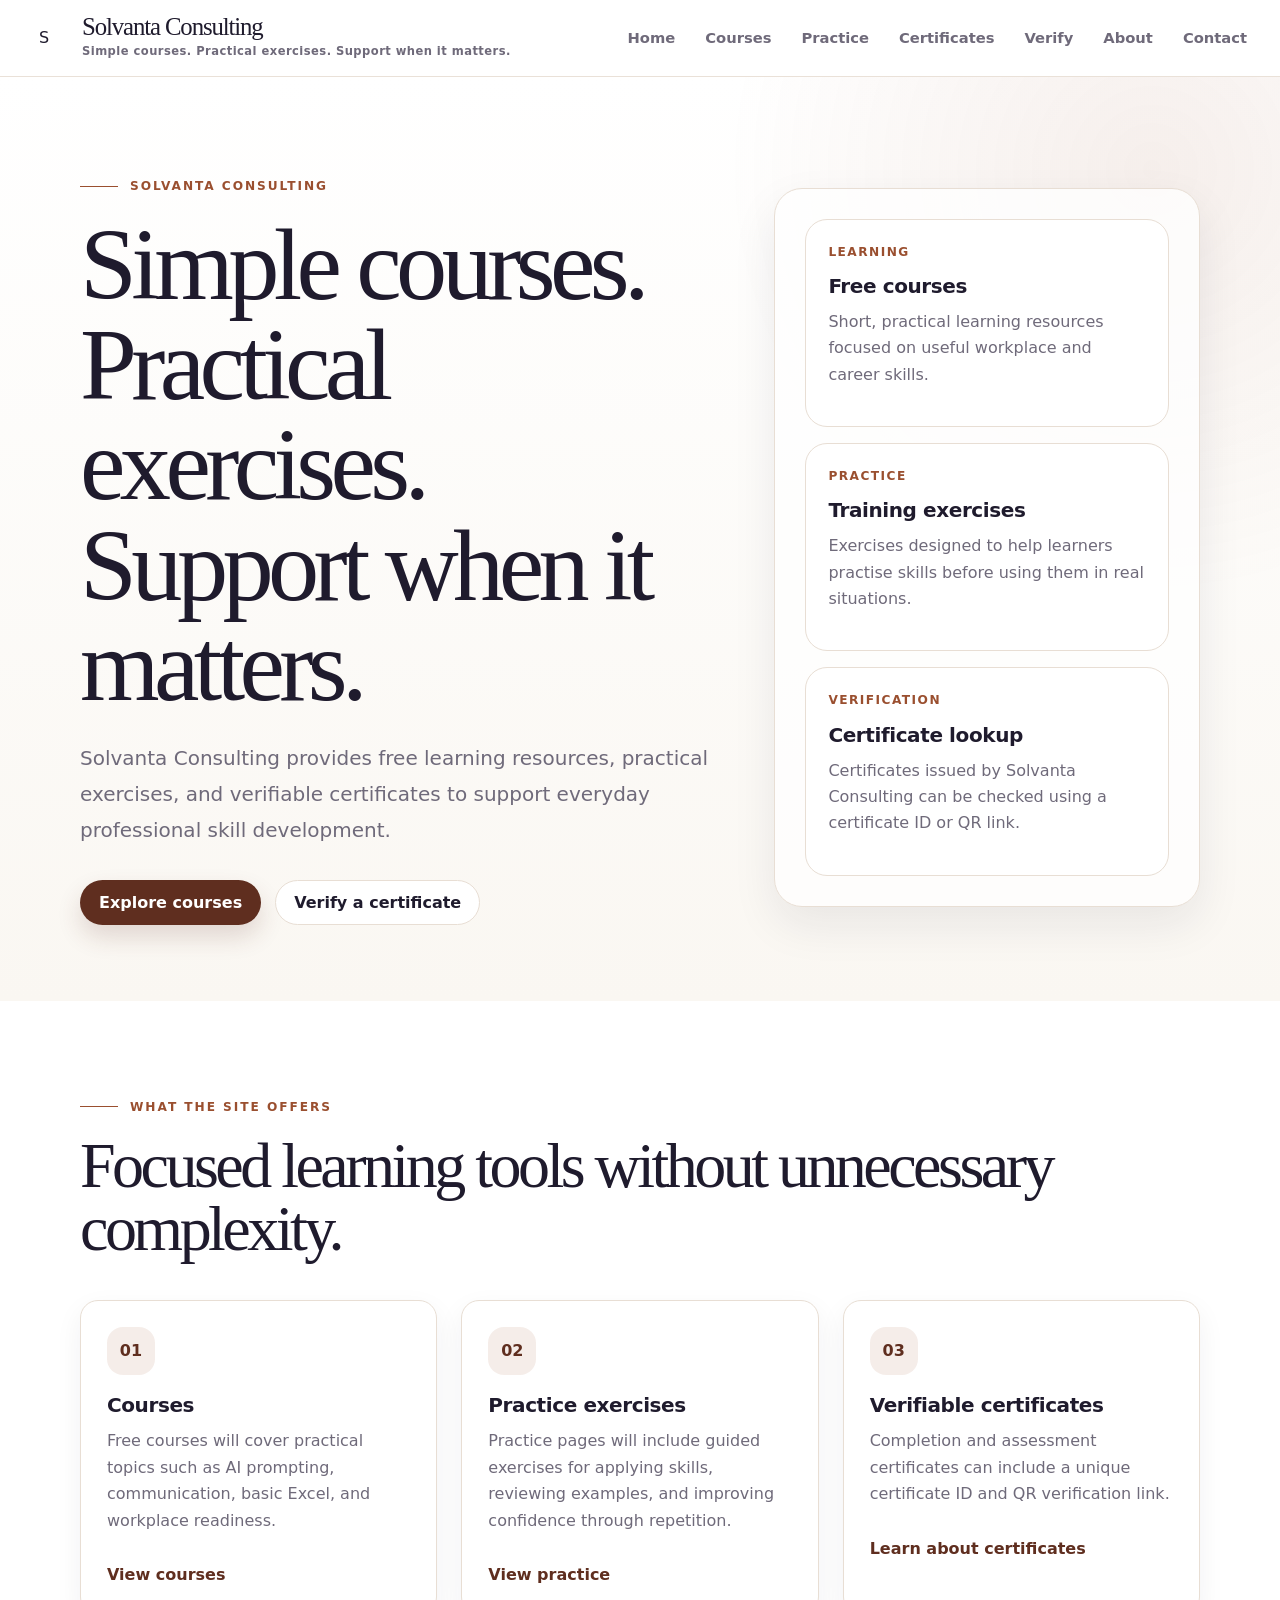
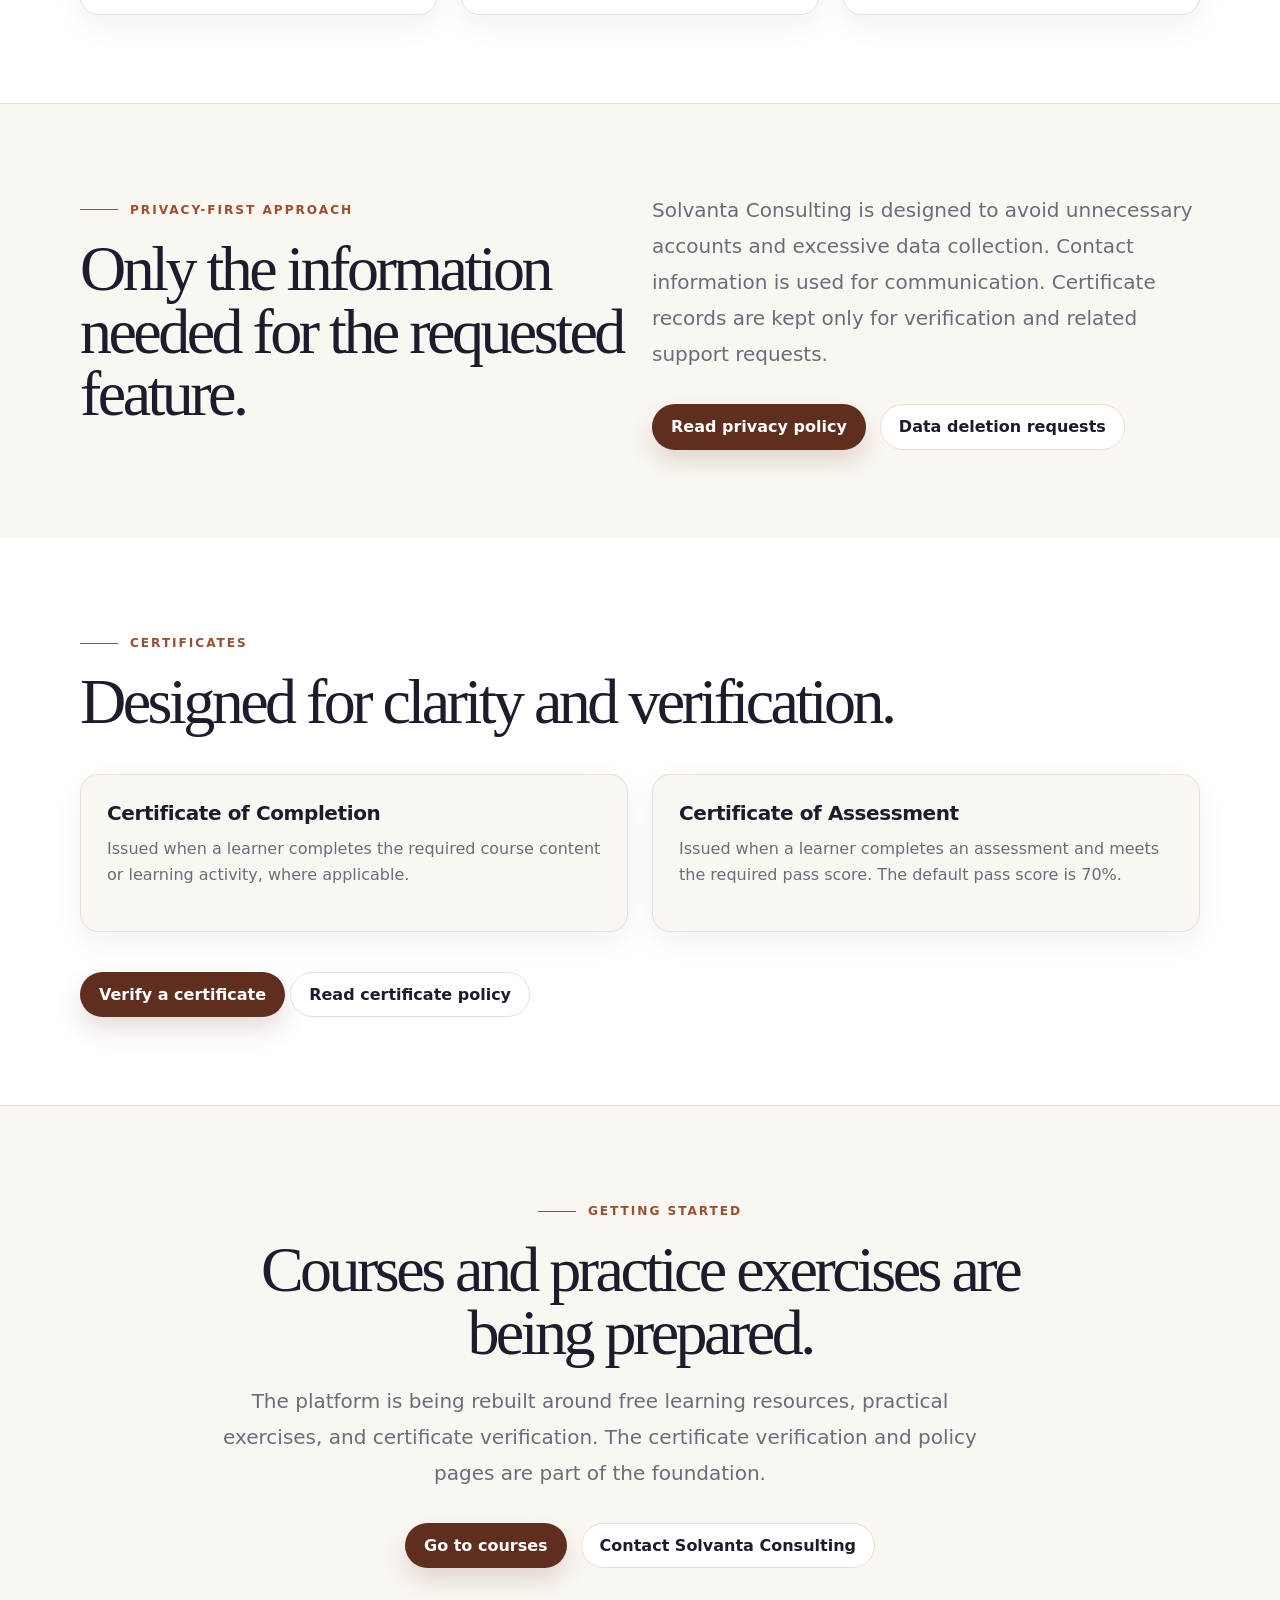
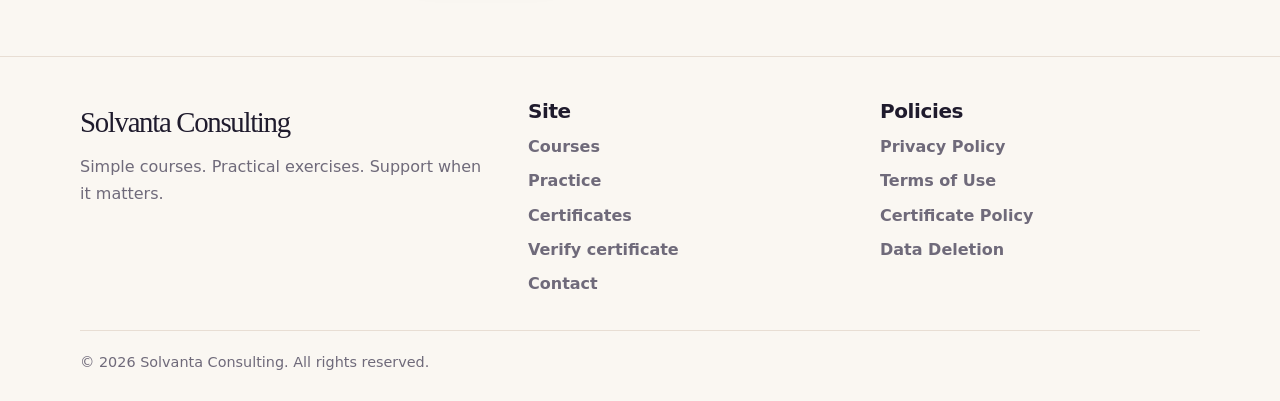
<file: index.html>
<!DOCTYPE html>
<html lang="en">
<head>
  <meta charset="UTF-8" />
  <meta name="viewport" content="width=device-width, initial-scale=1.0" />

  <title>Solvanta Consulting | Simple Courses, Practical Exercises, Verifiable Certificates</title>

  <meta
    name="description"
    content="Solvanta Consulting provides free learning resources, practical exercises, and verifiable certificates to support everyday professional skill development."
  />

  <link rel="stylesheet" href="assets/css/styles.css" />
</head>

<body>
  <a class="skip-link" href="#main-content">Skip to main content</a>

  <header class="site-header">
    <div class="header-inner">
      <a class="brand-link" href="/" aria-label="Solvanta Consulting home">
        <span class="brand-mark" aria-hidden="true">S</span>
        <span class="brand-text">
          <span class="brand-name">Solvanta Consulting</span>
          <span class="brand-tagline">Simple courses. Practical exercises. Support when it matters.</span>
        </span>
      </a>

      <button
        class="nav-toggle"
        type="button"
        aria-label="Open navigation menu"
        aria-expanded="false"
        data-nav-toggle
      >
        <span aria-hidden="true"></span>
      </button>

      <nav class="site-nav" aria-label="Main navigation" data-nav-menu>
        <a href="/">Home</a>
        <a href="/courses/">Courses</a>
        <a href="/practice/">Practice</a>
        <a href="/certificates/">Certificates</a>
        <a href="/verify/">Verify</a>
        <a href="/about/">About</a>
        <a href="/contact/">Contact</a>
      </nav>
    </div>
  </header>

  <main id="main-content">
    <section class="hero">
      <div class="container hero-layout">
        <div class="hero-copy">
          <p class="kicker">Solvanta Consulting</p>

          <h1>Simple courses. Practical exercises. Support when it matters.</h1>

          <p class="lead">
            Solvanta Consulting provides free learning resources, practical exercises,
            and verifiable certificates to support everyday professional skill development.
          </p>

          <div class="hero-actions">
            <a class="btn btn-primary" href="/courses/">Explore courses</a>
            <a class="btn btn-secondary" href="/verify/">Verify a certificate</a>
          </div>
        </div>

        <aside class="hero-panel" aria-label="Platform overview">
          <div class="hero-panel-card">
            <p class="hero-panel-label">Learning</p>
            <h3>Free courses</h3>
            <p class="muted">
              Short, practical learning resources focused on useful workplace and career skills.
            </p>
          </div>

          <div class="hero-panel-card">
            <p class="hero-panel-label">Practice</p>
            <h3>Training exercises</h3>
            <p class="muted">
              Exercises designed to help learners practise skills before using them in real situations.
            </p>
          </div>

          <div class="hero-panel-card">
            <p class="hero-panel-label">Verification</p>
            <h3>Certificate lookup</h3>
            <p class="muted">
              Certificates issued by Solvanta Consulting can be checked using a certificate ID or QR link.
            </p>
          </div>
        </aside>
      </div>
    </section>

    <section class="section">
      <div class="container">
        <p class="kicker">What the site offers</p>
        <h2>Focused learning tools without unnecessary complexity.</h2>

        <div class="grid grid-3 mt-40">
          <article class="card">
            <div class="card-icon" aria-hidden="true">01</div>
            <h3>Courses</h3>
            <p>
              Free courses will cover practical topics such as AI prompting, communication,
              basic Excel, and workplace readiness.
            </p>
            <a class="card-link" href="/courses/">View courses</a>
          </article>

          <article class="card">
            <div class="card-icon" aria-hidden="true">02</div>
            <h3>Practice exercises</h3>
            <p>
              Practice pages will include guided exercises for applying skills, reviewing
              examples, and improving confidence through repetition.
            </p>
            <a class="card-link" href="/practice/">View practice</a>
          </article>

          <article class="card">
            <div class="card-icon" aria-hidden="true">03</div>
            <h3>Verifiable certificates</h3>
            <p>
              Completion and assessment certificates can include a unique certificate ID and
              QR verification link.
            </p>
            <a class="card-link" href="/certificates/">Learn about certificates</a>
          </article>
        </div>
      </div>
    </section>

    <section class="section section-soft section-border">
      <div class="container grid grid-2">
        <div>
          <p class="kicker">Privacy-first approach</p>
          <h2>Only the information needed for the requested feature.</h2>
        </div>

        <div>
          <p class="lead">
            Solvanta Consulting is designed to avoid unnecessary accounts and excessive data
            collection. Contact information is used for communication. Certificate records are
            kept only for verification and related support requests.
          </p>

          <div class="hero-actions">
            <a class="btn btn-primary" href="/privacy-policy/">Read privacy policy</a>
            <a class="btn btn-secondary" href="/data-deletion/">Data deletion requests</a>
          </div>
        </div>
      </div>
    </section>

    <section class="section">
      <div class="container">
        <p class="kicker">Certificates</p>
        <h2>Designed for clarity and verification.</h2>

        <div class="grid grid-2 mt-40">
          <article class="card card-soft">
            <h3>Certificate of Completion</h3>
            <p>
              Issued when a learner completes the required course content or learning activity,
              where applicable.
            </p>
          </article>

          <article class="card card-soft">
            <h3>Certificate of Assessment</h3>
            <p>
              Issued when a learner completes an assessment and meets the required pass score.
              The default pass score is 70%.
            </p>
          </article>
        </div>

        <div class="mt-40">
          <a class="btn btn-primary" href="/verify/">Verify a certificate</a>
          <a class="btn btn-secondary" href="/certificate-policy/">Read certificate policy</a>
        </div>
      </div>
    </section>

    <section class="section section-soft section-border">
      <div class="container-narrow text-center">
        <p class="kicker">Getting started</p>
        <h2>Courses and practice exercises are being prepared.</h2>
        <p class="lead">
          The platform is being rebuilt around free learning resources, practical exercises,
          and certificate verification. The certificate verification and policy pages are part
          of the foundation.
        </p>

        <div class="hero-actions" style="justify-content: center;">
          <a class="btn btn-primary" href="/courses/">Go to courses</a>
          <a class="btn btn-secondary" href="/contact/">Contact Solvanta Consulting</a>
        </div>
      </div>
    </section>
  </main>

  <footer class="site-footer">
    <div class="container footer-layout">
      <div class="footer-brand">
        <p class="footer-title">Solvanta Consulting</p>
        <p class="muted">
          Simple courses. Practical exercises. Support when it matters.
        </p>
      </div>

      <div>
        <h3>Site</h3>
        <nav class="footer-links" aria-label="Footer site links">
          <a data-footer-link href="/courses/">Courses</a>
          <a data-footer-link href="/practice/">Practice</a>
          <a data-footer-link href="/certificates/">Certificates</a>
          <a data-footer-link href="/verify/">Verify certificate</a>
          <a data-footer-link href="/contact/">Contact</a>
        </nav>
      </div>

      <div>
        <h3>Policies</h3>
        <nav class="footer-links" aria-label="Footer policy links">
          <a data-footer-link href="/privacy-policy/">Privacy Policy</a>
          <a data-footer-link href="/terms/">Terms of Use</a>
          <a data-footer-link href="/certificate-policy/">Certificate Policy</a>
          <a data-footer-link href="/data-deletion/">Data Deletion</a>
        </nav>
      </div>
    </div>

    <div class="container footer-bottom">
      © <span data-current-year></span> Solvanta Consulting. All rights reserved.
    </div>
  </footer>

  <script src="assets/js/main.js"></script>
</body>
</html>
</file>
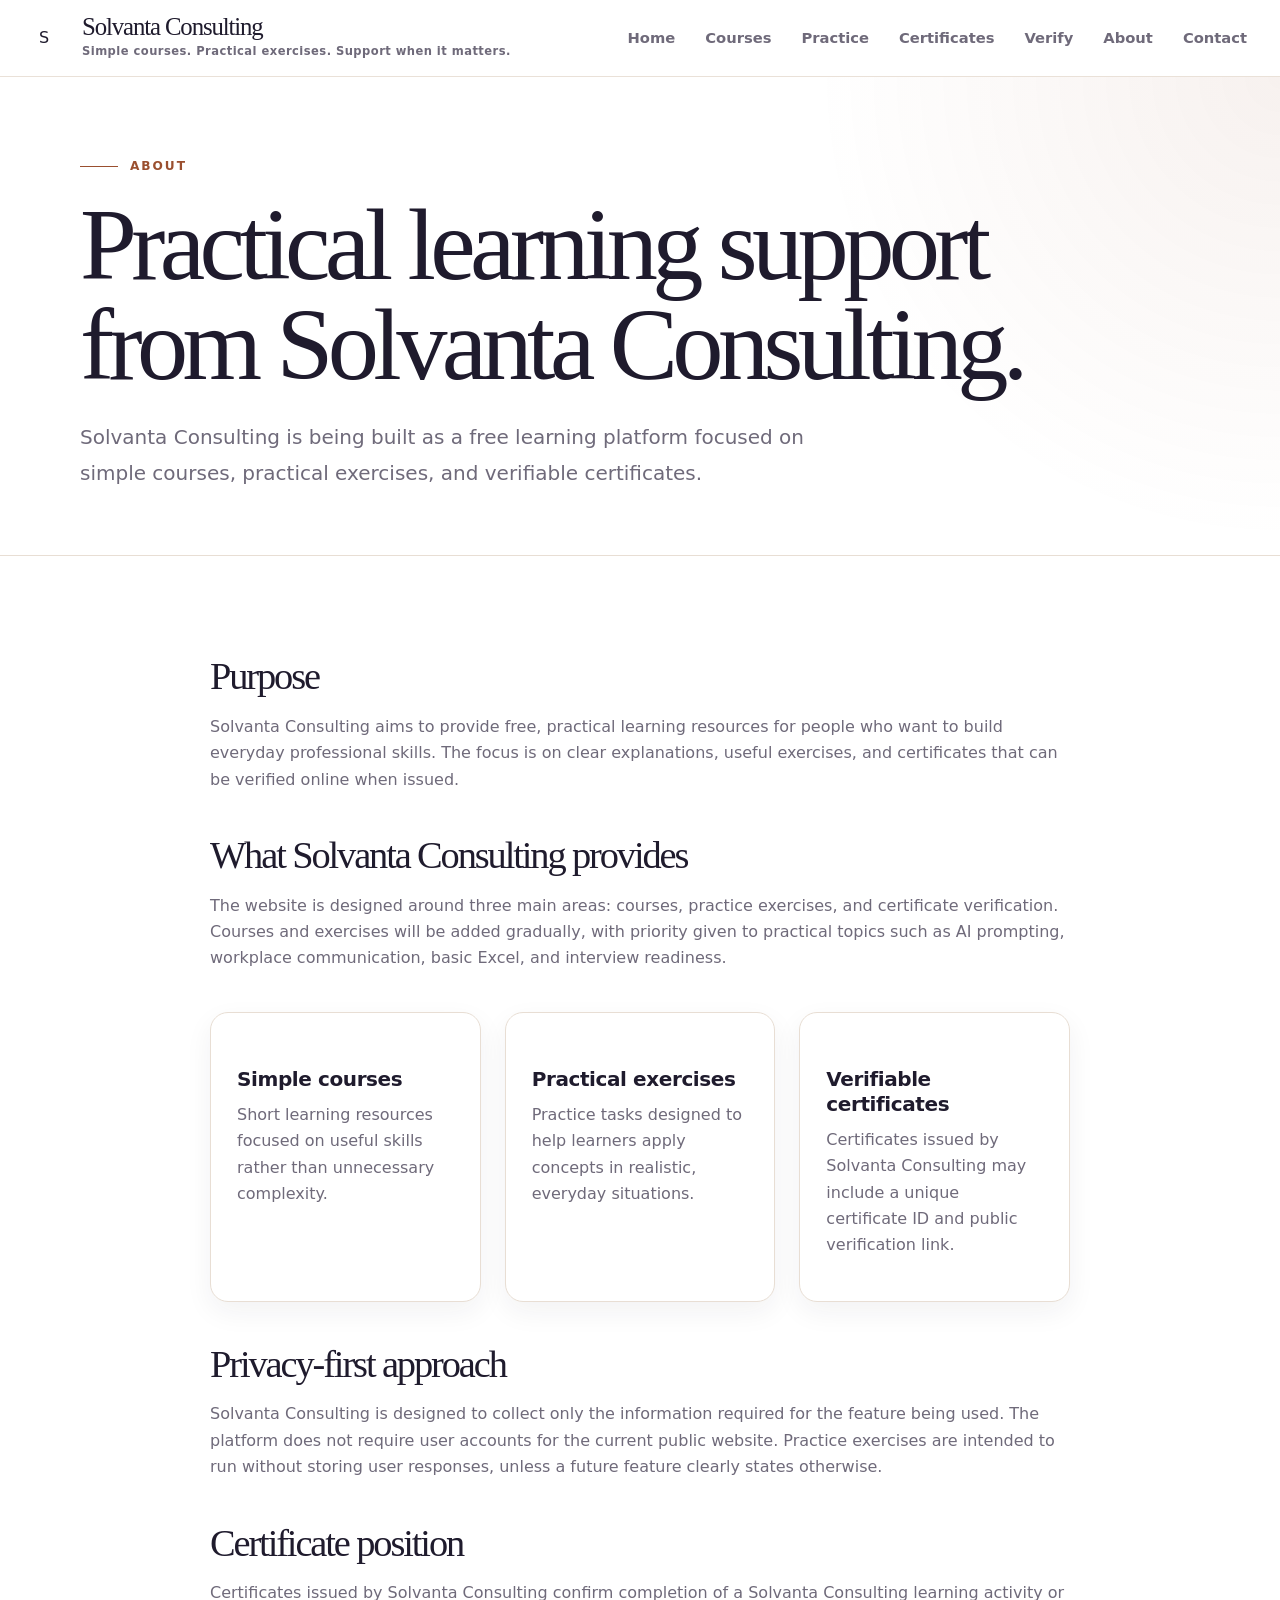
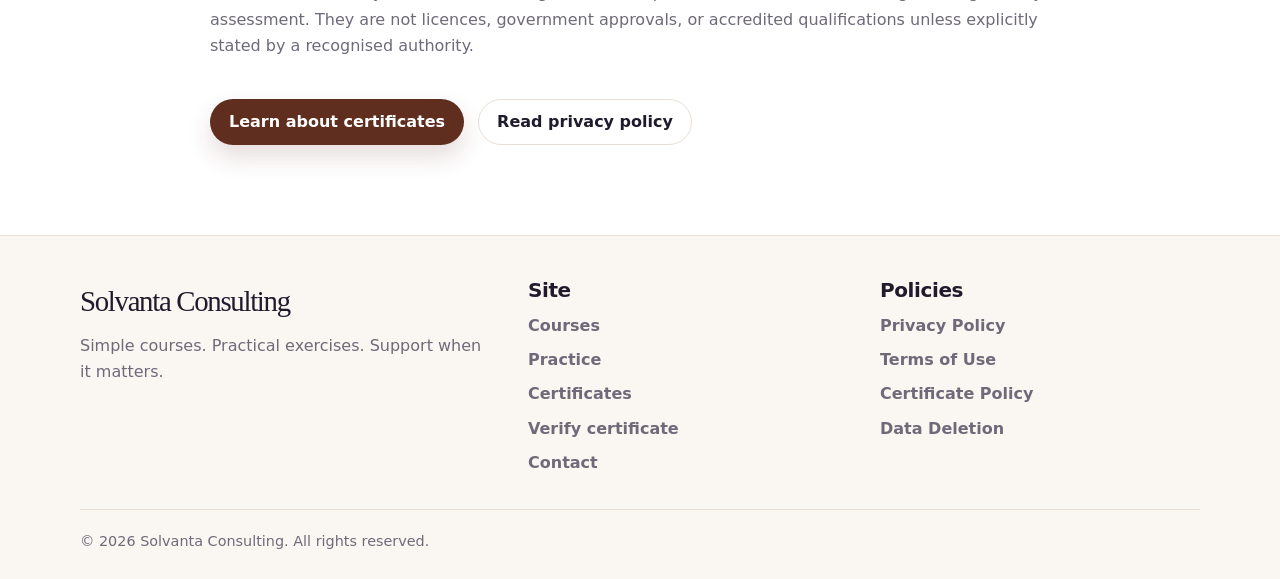
<file: about/index.html>
<!DOCTYPE html>
<html lang="en">
<head>
  <meta charset="UTF-8" />
  <meta name="viewport" content="width=device-width, initial-scale=1.0" />

  <title>About | Solvanta Consulting</title>

  <meta
    name="description"
    content="About Solvanta Consulting, a free learning and certificate platform focused on simple courses, practical exercises, and support when it matters."
  />

  <link rel="stylesheet" href="../assets/css/styles.css" />
</head>

<body>
  <a class="skip-link" href="#main-content">Skip to main content</a>

  <header class="site-header">
    <div class="header-inner">
      <a class="brand-link" href="/" aria-label="Solvanta Consulting home">
        <span class="brand-mark" aria-hidden="true">S</span>
        <span class="brand-text">
          <span class="brand-name">Solvanta Consulting</span>
          <span class="brand-tagline">Simple courses. Practical exercises. Support when it matters.</span>
        </span>
      </a>

      <button
        class="nav-toggle"
        type="button"
        aria-label="Open navigation menu"
        aria-expanded="false"
        data-nav-toggle
      >
        <span aria-hidden="true"></span>
      </button>

      <nav class="site-nav" aria-label="Main navigation" data-nav-menu>
        <a href="/">Home</a>
        <a href="/courses/">Courses</a>
        <a href="/practice/">Practice</a>
        <a href="/certificates/">Certificates</a>
        <a href="/verify/">Verify</a>
        <a href="/about/">About</a>
        <a href="/contact/">Contact</a>
      </nav>
    </div>
  </header>

  <main id="main-content">
    <section class="page-intro">
      <div class="container">
        <p class="kicker">About</p>
        <h1>Practical learning support from Solvanta Consulting.</h1>
        <p class="lead">
          Solvanta Consulting is being built as a free learning platform focused on
          simple courses, practical exercises, and verifiable certificates.
        </p>
      </div>
    </section>

    <section class="content-page">
      <div class="container-narrow">
        <article>
          <h2>Purpose</h2>
          <p>
            Solvanta Consulting aims to provide free, practical learning resources for
            people who want to build everyday professional skills. The focus is on
            clear explanations, useful exercises, and certificates that can be verified
            online when issued.
          </p>

          <h2>What Solvanta Consulting provides</h2>
          <p>
            The website is designed around three main areas: courses, practice exercises,
            and certificate verification. Courses and exercises will be added gradually,
            with priority given to practical topics such as AI prompting, workplace
            communication, basic Excel, and interview readiness.
          </p>

          <div class="grid grid-auto mt-40">
            <article class="card">
              <h3>Simple courses</h3>
              <p>
                Short learning resources focused on useful skills rather than unnecessary
                complexity.
              </p>
            </article>

            <article class="card">
              <h3>Practical exercises</h3>
              <p>
                Practice tasks designed to help learners apply concepts in realistic,
                everyday situations.
              </p>
            </article>

            <article class="card">
              <h3>Verifiable certificates</h3>
              <p>
                Certificates issued by Solvanta Consulting may include a unique certificate
                ID and public verification link.
              </p>
            </article>
          </div>

          <h2>Privacy-first approach</h2>
          <p>
            Solvanta Consulting is designed to collect only the information required for
            the feature being used. The platform does not require user accounts for the
            current public website. Practice exercises are intended to run without storing
            user responses, unless a future feature clearly states otherwise.
          </p>

          <h2>Certificate position</h2>
          <p>
            Certificates issued by Solvanta Consulting confirm completion of a Solvanta
            Consulting learning activity or assessment. They are not licences, government
            approvals, or accredited qualifications unless explicitly stated by a recognised
            authority.
          </p>

          <div class="hero-actions mt-40">
            <a class="btn btn-primary" href="/certificates/">Learn about certificates</a>
            <a class="btn btn-secondary" href="/privacy-policy/">Read privacy policy</a>
          </div>
        </article>
      </div>
    </section>
  </main>

  <footer class="site-footer">
    <div class="container footer-layout">
      <div class="footer-brand">
        <p class="footer-title">Solvanta Consulting</p>
        <p class="muted">
          Simple courses. Practical exercises. Support when it matters.
        </p>
      </div>

      <div>
        <h3>Site</h3>
        <nav class="footer-links" aria-label="Footer site links">
          <a data-footer-link href="/courses/">Courses</a>
          <a data-footer-link href="/practice/">Practice</a>
          <a data-footer-link href="/certificates/">Certificates</a>
          <a data-footer-link href="/verify/">Verify certificate</a>
          <a data-footer-link href="/contact/">Contact</a>
        </nav>
      </div>

      <div>
        <h3>Policies</h3>
        <nav class="footer-links" aria-label="Footer policy links">
          <a data-footer-link href="/privacy-policy/">Privacy Policy</a>
          <a data-footer-link href="/terms/">Terms of Use</a>
          <a data-footer-link href="/certificate-policy/">Certificate Policy</a>
          <a data-footer-link href="/data-deletion/">Data Deletion</a>
        </nav>
      </div>
    </div>

    <div class="container footer-bottom">
      © <span data-current-year></span> Solvanta Consulting. All rights reserved.
    </div>
  </footer>

  <script src="../assets/js/main.js"></script>
</body>
</html>
</file>
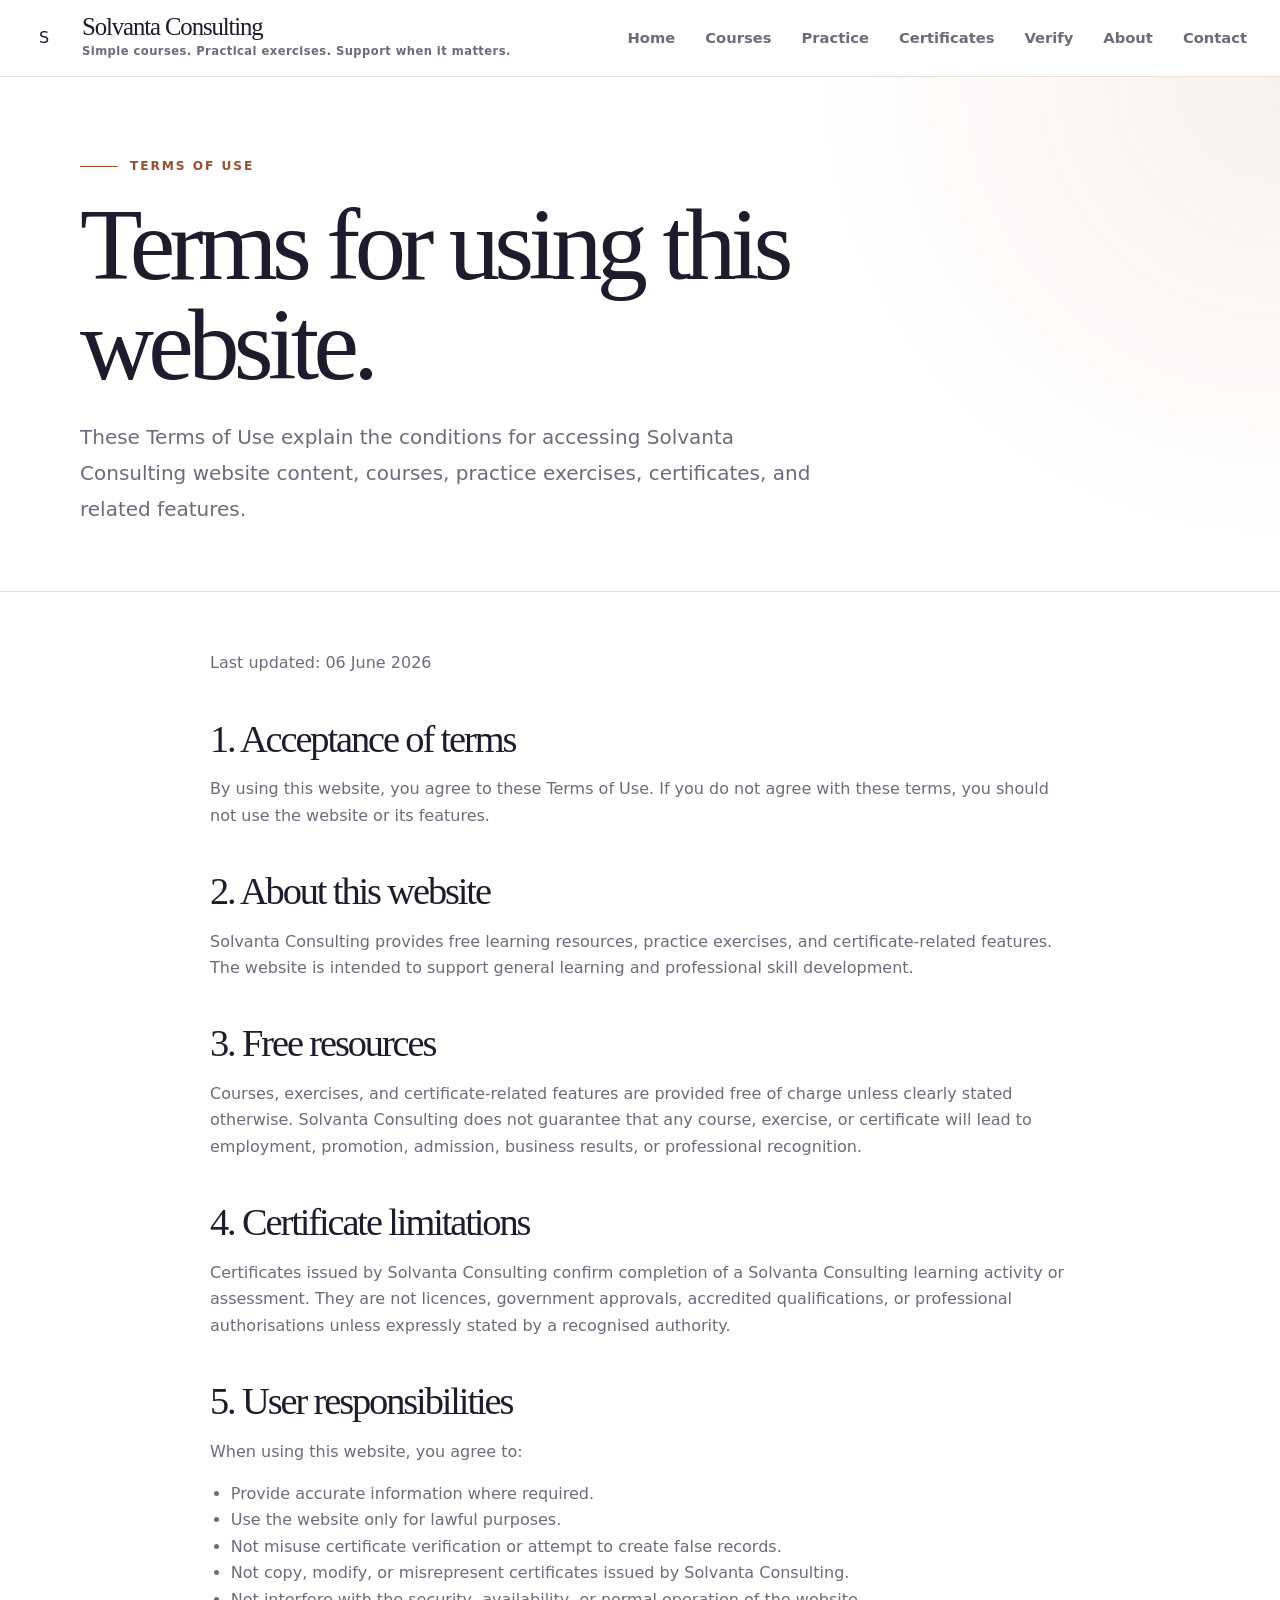
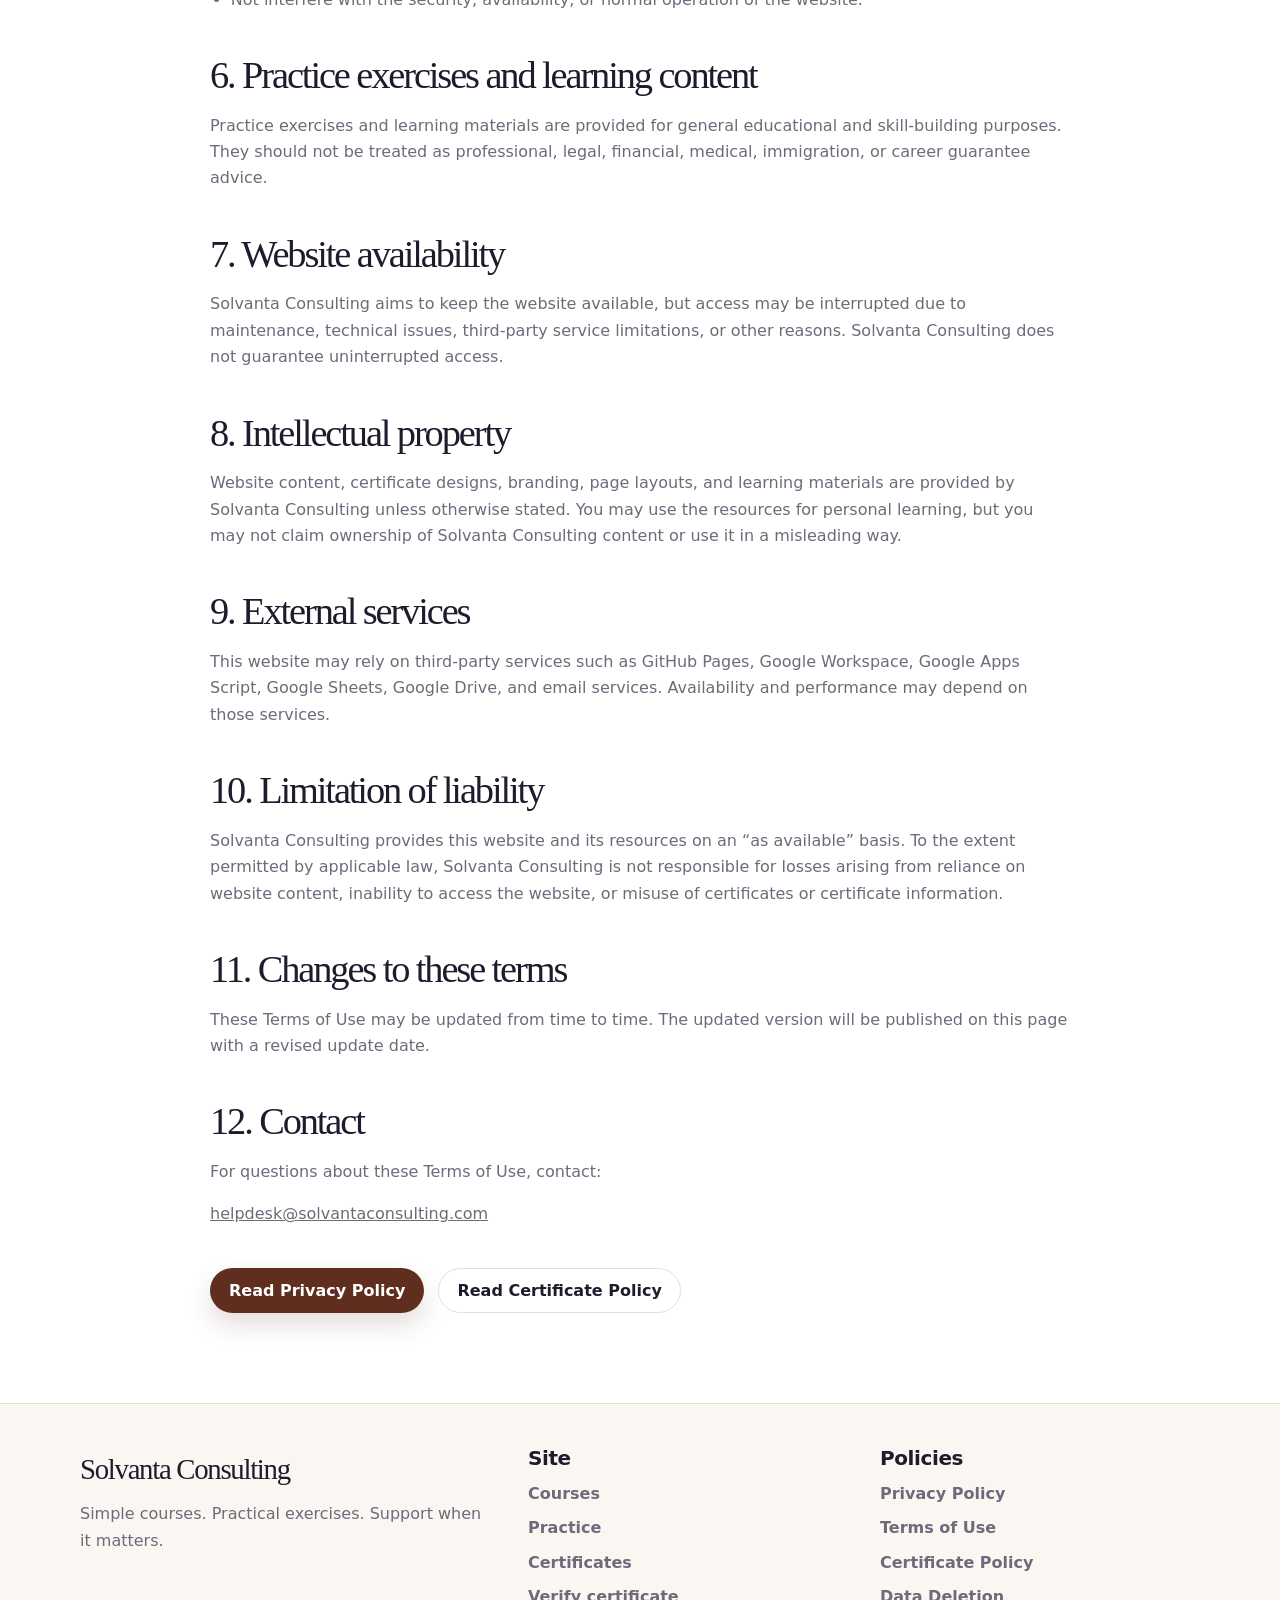
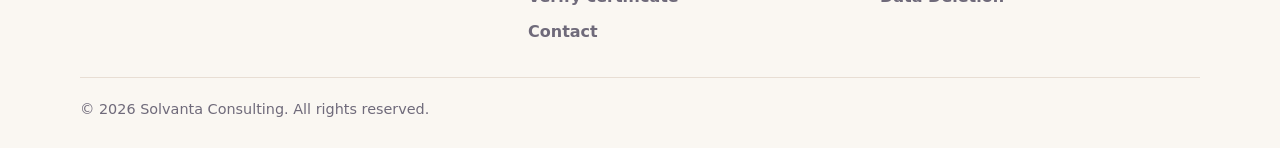
<file: certificate-policy/index.html>
<!DOCTYPE html>
<html lang="en">
<head>
  <meta charset="UTF-8" />
  <meta name="viewport" content="width=device-width, initial-scale=1.0" />

  <title>Terms of Use | Solvanta Consulting</title>

  <meta
    name="description"
    content="Terms of Use for Solvanta Consulting, including website use, courses, practice exercises, certificates, and limitations."
  />

  <link rel="stylesheet" href="../assets/css/styles.css" />
</head>

<body>
  <a class="skip-link" href="#main-content">Skip to main content</a>

  <header class="site-header">
    <div class="header-inner">
      <a class="brand-link" href="/" aria-label="Solvanta Consulting home">
        <span class="brand-mark" aria-hidden="true">S</span>
        <span class="brand-text">
          <span class="brand-name">Solvanta Consulting</span>
          <span class="brand-tagline">Simple courses. Practical exercises. Support when it matters.</span>
        </span>
      </a>

      <button
        class="nav-toggle"
        type="button"
        aria-label="Open navigation menu"
        aria-expanded="false"
        data-nav-toggle
      >
        <span aria-hidden="true"></span>
      </button>

      <nav class="site-nav" aria-label="Main navigation" data-nav-menu>
        <a href="/">Home</a>
        <a href="/courses/">Courses</a>
        <a href="/practice/">Practice</a>
        <a href="/certificates/">Certificates</a>
        <a href="/verify/">Verify</a>
        <a href="/about/">About</a>
        <a href="/contact/">Contact</a>
      </nav>
    </div>
  </header>

  <main id="main-content">
    <section class="page-intro">
      <div class="container">
        <p class="kicker">Terms of Use</p>
        <h1>Terms for using this website.</h1>
        <p class="lead">
          These Terms of Use explain the conditions for accessing Solvanta Consulting
          website content, courses, practice exercises, certificates, and related features.
        </p>
      </div>
    </section>

    <section class="content-page">
      <div class="container-narrow">
        <article>
          <p class="muted">
            Last updated: 06 June 2026
          </p>

          <h2>1. Acceptance of terms</h2>
          <p>
            By using this website, you agree to these Terms of Use. If you do not agree
            with these terms, you should not use the website or its features.
          </p>

          <h2>2. About this website</h2>
          <p>
            Solvanta Consulting provides free learning resources, practice exercises, and
            certificate-related features. The website is intended to support general learning
            and professional skill development.
          </p>

          <h2>3. Free resources</h2>
          <p>
            Courses, exercises, and certificate-related features are provided free of charge
            unless clearly stated otherwise. Solvanta Consulting does not guarantee that any
            course, exercise, or certificate will lead to employment, promotion, admission,
            business results, or professional recognition.
          </p>

          <h2>4. Certificate limitations</h2>
          <p>
            Certificates issued by Solvanta Consulting confirm completion of a Solvanta
            Consulting learning activity or assessment. They are not licences, government
            approvals, accredited qualifications, or professional authorisations unless
            expressly stated by a recognised authority.
          </p>

          <h2>5. User responsibilities</h2>
          <p>
            When using this website, you agree to:
          </p>
          <ul>
            <li>Provide accurate information where required.</li>
            <li>Use the website only for lawful purposes.</li>
            <li>Not misuse certificate verification or attempt to create false records.</li>
            <li>Not copy, modify, or misrepresent certificates issued by Solvanta Consulting.</li>
            <li>Not interfere with the security, availability, or normal operation of the website.</li>
          </ul>

          <h2>6. Practice exercises and learning content</h2>
          <p>
            Practice exercises and learning materials are provided for general educational
            and skill-building purposes. They should not be treated as professional, legal,
            financial, medical, immigration, or career guarantee advice.
          </p>

          <h2>7. Website availability</h2>
          <p>
            Solvanta Consulting aims to keep the website available, but access may be
            interrupted due to maintenance, technical issues, third-party service limitations,
            or other reasons. Solvanta Consulting does not guarantee uninterrupted access.
          </p>

          <h2>8. Intellectual property</h2>
          <p>
            Website content, certificate designs, branding, page layouts, and learning materials
            are provided by Solvanta Consulting unless otherwise stated. You may use the resources
            for personal learning, but you may not claim ownership of Solvanta Consulting content
            or use it in a misleading way.
          </p>

          <h2>9. External services</h2>
          <p>
            This website may rely on third-party services such as GitHub Pages, Google Workspace,
            Google Apps Script, Google Sheets, Google Drive, and email services. Availability and
            performance may depend on those services.
          </p>

          <h2>10. Limitation of liability</h2>
          <p>
            Solvanta Consulting provides this website and its resources on an “as available” basis.
            To the extent permitted by applicable law, Solvanta Consulting is not responsible for
            losses arising from reliance on website content, inability to access the website, or
            misuse of certificates or certificate information.
          </p>

          <h2>11. Changes to these terms</h2>
          <p>
            These Terms of Use may be updated from time to time. The updated version will be
            published on this page with a revised update date.
          </p>

          <h2>12. Contact</h2>
          <p>
            For questions about these Terms of Use, contact:
          </p>
          <p>
            <a href="mailto:helpdesk@solvantaconsulting.com">helpdesk@solvantaconsulting.com</a>
          </p>

          <div class="hero-actions mt-40">
            <a class="btn btn-primary" href="/privacy-policy/">Read Privacy Policy</a>
            <a class="btn btn-secondary" href="/certificate-policy/">Read Certificate Policy</a>
          </div>
        </article>
      </div>
    </section>
  </main>

  <footer class="site-footer">
    <div class="container footer-layout">
      <div class="footer-brand">
        <p class="footer-title">Solvanta Consulting</p>
        <p class="muted">
          Simple courses. Practical exercises. Support when it matters.
        </p>
      </div>

      <div>
        <h3>Site</h3>
        <nav class="footer-links" aria-label="Footer site links">
          <a data-footer-link href="/courses/">Courses</a>
          <a data-footer-link href="/practice/">Practice</a>
          <a data-footer-link href="/certificates/">Certificates</a>
          <a data-footer-link href="/verify/">Verify certificate</a>
          <a data-footer-link href="/contact/">Contact</a>
        </nav>
      </div>

      <div>
        <h3>Policies</h3>
        <nav class="footer-links" aria-label="Footer policy links">
          <a data-footer-link href="/privacy-policy/">Privacy Policy</a>
          <a data-footer-link href="/terms/">Terms of Use</a>
          <a data-footer-link href="/certificate-policy/">Certificate Policy</a>
          <a data-footer-link href="/data-deletion/">Data Deletion</a>
        </nav>
      </div>
    </div>

    <div class="container footer-bottom">
      © <span data-current-year></span> Solvanta Consulting. All rights reserved.
    </div>
  </footer>

  <script src="../assets/js/main.js"></script>
</body>
</html>
</file>
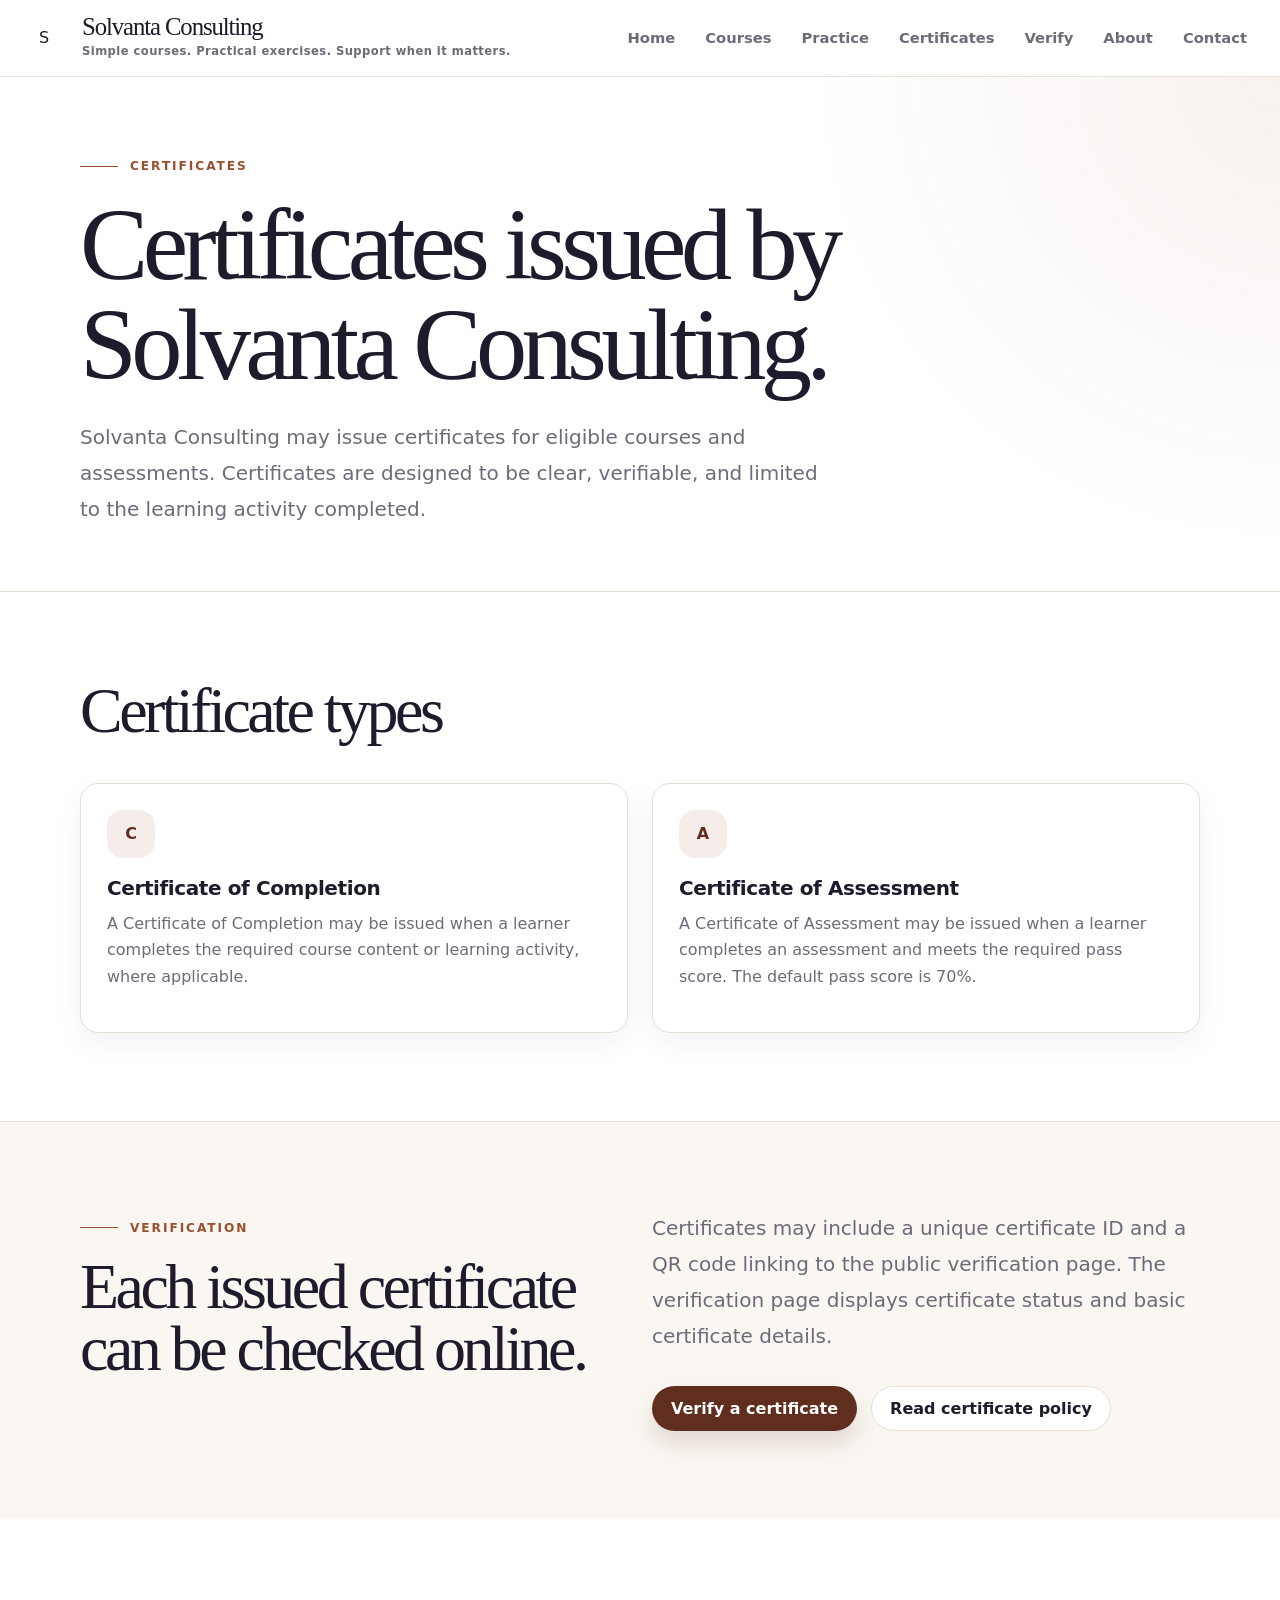
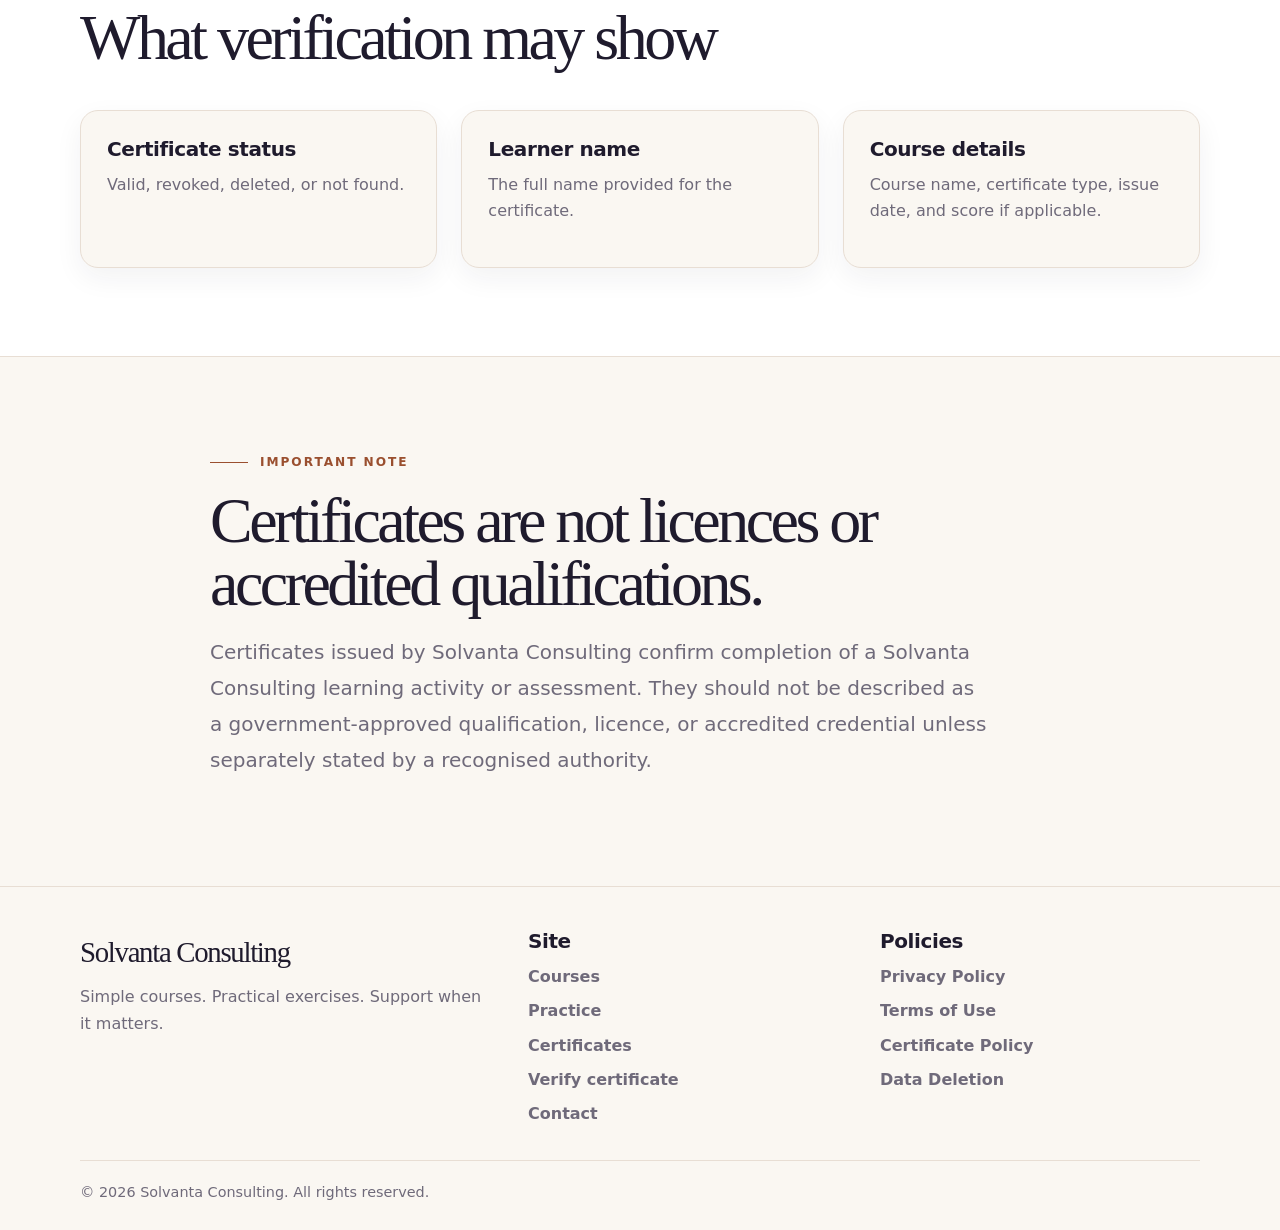
<file: certificates/index.html>
<!DOCTYPE html>
<html lang="en">
<head>
  <meta charset="UTF-8" />
  <meta name="viewport" content="width=device-width, initial-scale=1.0" />

  <title>Certificates | Solvanta Consulting</title>

  <meta
    name="description"
    content="Information about certificates issued by Solvanta Consulting, including completion certificates, assessment certificates, and verification."
  />

  <link rel="stylesheet" href="../assets/css/styles.css" />
</head>

<body>
  <a class="skip-link" href="#main-content">Skip to main content</a>

  <header class="site-header">
    <div class="header-inner">
      <a class="brand-link" href="/" aria-label="Solvanta Consulting home">
        <span class="brand-mark" aria-hidden="true">S</span>
        <span class="brand-text">
          <span class="brand-name">Solvanta Consulting</span>
          <span class="brand-tagline">Simple courses. Practical exercises. Support when it matters.</span>
        </span>
      </a>

      <button
        class="nav-toggle"
        type="button"
        aria-label="Open navigation menu"
        aria-expanded="false"
        data-nav-toggle
      >
        <span aria-hidden="true"></span>
      </button>

      <nav class="site-nav" aria-label="Main navigation" data-nav-menu>
        <a href="/">Home</a>
        <a href="/courses/">Courses</a>
        <a href="/practice/">Practice</a>
        <a href="/certificates/">Certificates</a>
        <a href="/verify/">Verify</a>
        <a href="/about/">About</a>
        <a href="/contact/">Contact</a>
      </nav>
    </div>
  </header>

  <main id="main-content">
    <section class="page-intro">
      <div class="container">
        <p class="kicker">Certificates</p>
        <h1>Certificates issued by Solvanta Consulting.</h1>
        <p class="lead">
          Solvanta Consulting may issue certificates for eligible courses and assessments.
          Certificates are designed to be clear, verifiable, and limited to the learning activity completed.
        </p>
      </div>
    </section>

    <section class="section">
      <div class="container">
        <h2>Certificate types</h2>

        <div class="grid grid-2 mt-40">
          <article class="card">
            <div class="card-icon" aria-hidden="true">C</div>
            <h3>Certificate of Completion</h3>
            <p>
              A Certificate of Completion may be issued when a learner completes the required
              course content or learning activity, where applicable.
            </p>
          </article>

          <article class="card">
            <div class="card-icon" aria-hidden="true">A</div>
            <h3>Certificate of Assessment</h3>
            <p>
              A Certificate of Assessment may be issued when a learner completes an assessment
              and meets the required pass score. The default pass score is 70%.
            </p>
          </article>
        </div>
      </div>
    </section>

    <section class="section section-soft section-border">
      <div class="container grid grid-2">
        <div>
          <p class="kicker">Verification</p>
          <h2>Each issued certificate can be checked online.</h2>
        </div>

        <div>
          <p class="lead">
            Certificates may include a unique certificate ID and a QR code linking to the
            public verification page. The verification page displays certificate status and
            basic certificate details.
          </p>

          <div class="hero-actions">
            <a class="btn btn-primary" href="/verify/">Verify a certificate</a>
            <a class="btn btn-secondary" href="/certificate-policy/">Read certificate policy</a>
          </div>
        </div>
      </div>
    </section>

    <section class="section">
      <div class="container">
        <h2>What verification may show</h2>

        <div class="grid grid-auto mt-40">
          <article class="card card-soft">
            <h3>Certificate status</h3>
            <p>
              Valid, revoked, deleted, or not found.
            </p>
          </article>

          <article class="card card-soft">
            <h3>Learner name</h3>
            <p>
              The full name provided for the certificate.
            </p>
          </article>

          <article class="card card-soft">
            <h3>Course details</h3>
            <p>
              Course name, certificate type, issue date, and score if applicable.
            </p>
          </article>
        </div>
      </div>
    </section>

    <section class="section section-soft section-border">
      <div class="container-narrow">
        <p class="kicker">Important note</p>
        <h2>Certificates are not licences or accredited qualifications.</h2>
        <p class="lead">
          Certificates issued by Solvanta Consulting confirm completion of a Solvanta Consulting
          learning activity or assessment. They should not be described as a government-approved
          qualification, licence, or accredited credential unless separately stated by a recognised
          authority.
        </p>
      </div>
    </section>
  </main>

  <footer class="site-footer">
    <div class="container footer-layout">
      <div class="footer-brand">
        <p class="footer-title">Solvanta Consulting</p>
        <p class="muted">
          Simple courses. Practical exercises. Support when it matters.
        </p>
      </div>

      <div>
        <h3>Site</h3>
        <nav class="footer-links" aria-label="Footer site links">
          <a data-footer-link href="/courses/">Courses</a>
          <a data-footer-link href="/practice/">Practice</a>
          <a data-footer-link href="/certificates/">Certificates</a>
          <a data-footer-link href="/verify/">Verify certificate</a>
          <a data-footer-link href="/contact/">Contact</a>
        </nav>
      </div>

      <div>
        <h3>Policies</h3>
        <nav class="footer-links" aria-label="Footer policy links">
          <a data-footer-link href="/privacy-policy/">Privacy Policy</a>
          <a data-footer-link href="/terms/">Terms of Use</a>
          <a data-footer-link href="/certificate-policy/">Certificate Policy</a>
          <a data-footer-link href="/data-deletion/">Data Deletion</a>
        </nav>
      </div>
    </div>

    <div class="container footer-bottom">
      © <span data-current-year></span> Solvanta Consulting. All rights reserved.
    </div>
  </footer>

  <script src="../assets/js/main.js"></script>
</body>
</html>
</file>
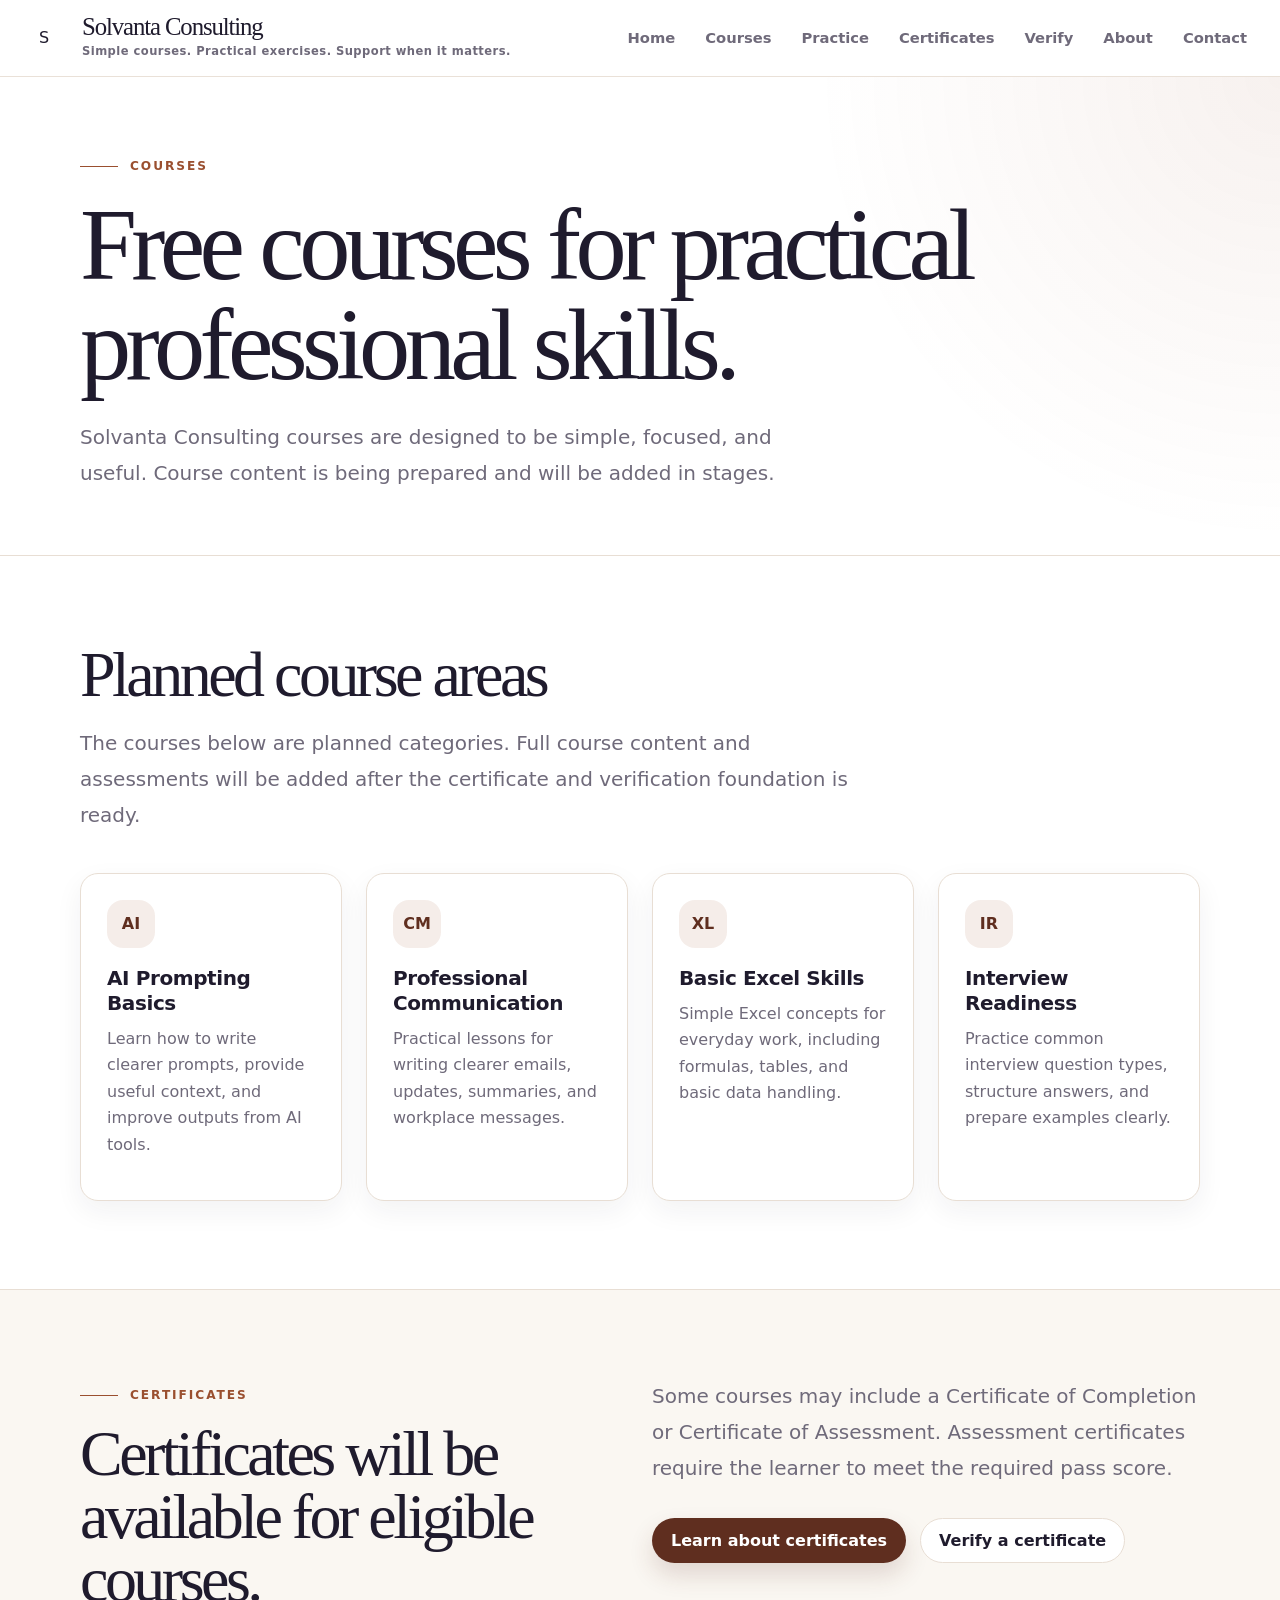
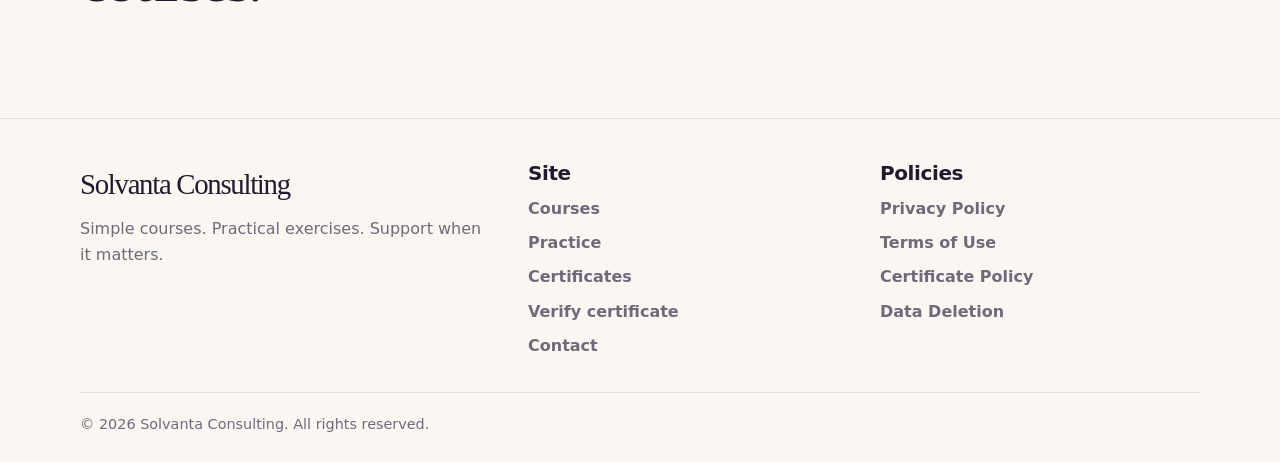
<file: courses/index.html>
<!DOCTYPE html>
<html lang="en">
<head>
  <meta charset="UTF-8" />
  <meta name="viewport" content="width=device-width, initial-scale=1.0" />

  <title>Courses | Solvanta Consulting</title>

  <meta
    name="description"
    content="Free courses from Solvanta Consulting focused on practical workplace and professional skills."
  />

  <link rel="stylesheet" href="../assets/css/styles.css" />
</head>

<body>
  <a class="skip-link" href="#main-content">Skip to main content</a>

  <header class="site-header">
    <div class="header-inner">
      <a class="brand-link" href="/" aria-label="Solvanta Consulting home">
        <span class="brand-mark" aria-hidden="true">S</span>
        <span class="brand-text">
          <span class="brand-name">Solvanta Consulting</span>
          <span class="brand-tagline">Simple courses. Practical exercises. Support when it matters.</span>
        </span>
      </a>

      <button
        class="nav-toggle"
        type="button"
        aria-label="Open navigation menu"
        aria-expanded="false"
        data-nav-toggle
      >
        <span aria-hidden="true"></span>
      </button>

      <nav class="site-nav" aria-label="Main navigation" data-nav-menu>
        <a href="/">Home</a>
        <a href="/courses/">Courses</a>
        <a href="/practice/">Practice</a>
        <a href="/certificates/">Certificates</a>
        <a href="/verify/">Verify</a>
        <a href="/about/">About</a>
        <a href="/contact/">Contact</a>
      </nav>
    </div>
  </header>

  <main id="main-content">
    <section class="page-intro">
      <div class="container">
        <p class="kicker">Courses</p>
        <h1>Free courses for practical professional skills.</h1>
        <p class="lead">
          Solvanta Consulting courses are designed to be simple, focused, and useful.
          Course content is being prepared and will be added in stages.
        </p>
      </div>
    </section>

    <section class="section">
      <div class="container">
        <h2>Planned course areas</h2>
        <p class="lead">
          The courses below are planned categories. Full course content and assessments will be added after the certificate and verification foundation is ready.
        </p>

        <div class="grid grid-auto mt-40">
          <article class="card">
            <div class="card-icon" aria-hidden="true">AI</div>
            <h3>AI Prompting Basics</h3>
            <p>
              Learn how to write clearer prompts, provide useful context, and improve outputs from AI tools.
            </p>
          </article>

          <article class="card">
            <div class="card-icon" aria-hidden="true">CM</div>
            <h3>Professional Communication</h3>
            <p>
              Practical lessons for writing clearer emails, updates, summaries, and workplace messages.
            </p>
          </article>

          <article class="card">
            <div class="card-icon" aria-hidden="true">XL</div>
            <h3>Basic Excel Skills</h3>
            <p>
              Simple Excel concepts for everyday work, including formulas, tables, and basic data handling.
            </p>
          </article>

          <article class="card">
            <div class="card-icon" aria-hidden="true">IR</div>
            <h3>Interview Readiness</h3>
            <p>
              Practice common interview question types, structure answers, and prepare examples clearly.
            </p>
          </article>
        </div>
      </div>
    </section>

    <section class="section section-soft section-border">
      <div class="container grid grid-2">
        <div>
          <p class="kicker">Certificates</p>
          <h2>Certificates will be available for eligible courses.</h2>
        </div>

        <div>
          <p class="lead">
            Some courses may include a Certificate of Completion or Certificate of Assessment.
            Assessment certificates require the learner to meet the required pass score.
          </p>

          <div class="hero-actions">
            <a class="btn btn-primary" href="/certificates/">Learn about certificates</a>
            <a class="btn btn-secondary" href="/verify/">Verify a certificate</a>
          </div>
        </div>
      </div>
    </section>
  </main>

  <footer class="site-footer">
    <div class="container footer-layout">
      <div class="footer-brand">
        <p class="footer-title">Solvanta Consulting</p>
        <p class="muted">
          Simple courses. Practical exercises. Support when it matters.
        </p>
      </div>

      <div>
        <h3>Site</h3>
        <nav class="footer-links" aria-label="Footer site links">
          <a data-footer-link href="/courses/">Courses</a>
          <a data-footer-link href="/practice/">Practice</a>
          <a data-footer-link href="/certificates/">Certificates</a>
          <a data-footer-link href="/verify/">Verify certificate</a>
          <a data-footer-link href="/contact/">Contact</a>
        </nav>
      </div>

      <div>
        <h3>Policies</h3>
        <nav class="footer-links" aria-label="Footer policy links">
          <a data-footer-link href="/privacy-policy/">Privacy Policy</a>
          <a data-footer-link href="/terms/">Terms of Use</a>
          <a data-footer-link href="/certificate-policy/">Certificate Policy</a>
          <a data-footer-link href="/data-deletion/">Data Deletion</a>
        </nav>
      </div>
    </div>

    <div class="container footer-bottom">
      © <span data-current-year></span> Solvanta Consulting. All rights reserved.
    </div>
  </footer>

  <script src="../assets/js/main.js"></script>
</body>
</html>
</file>
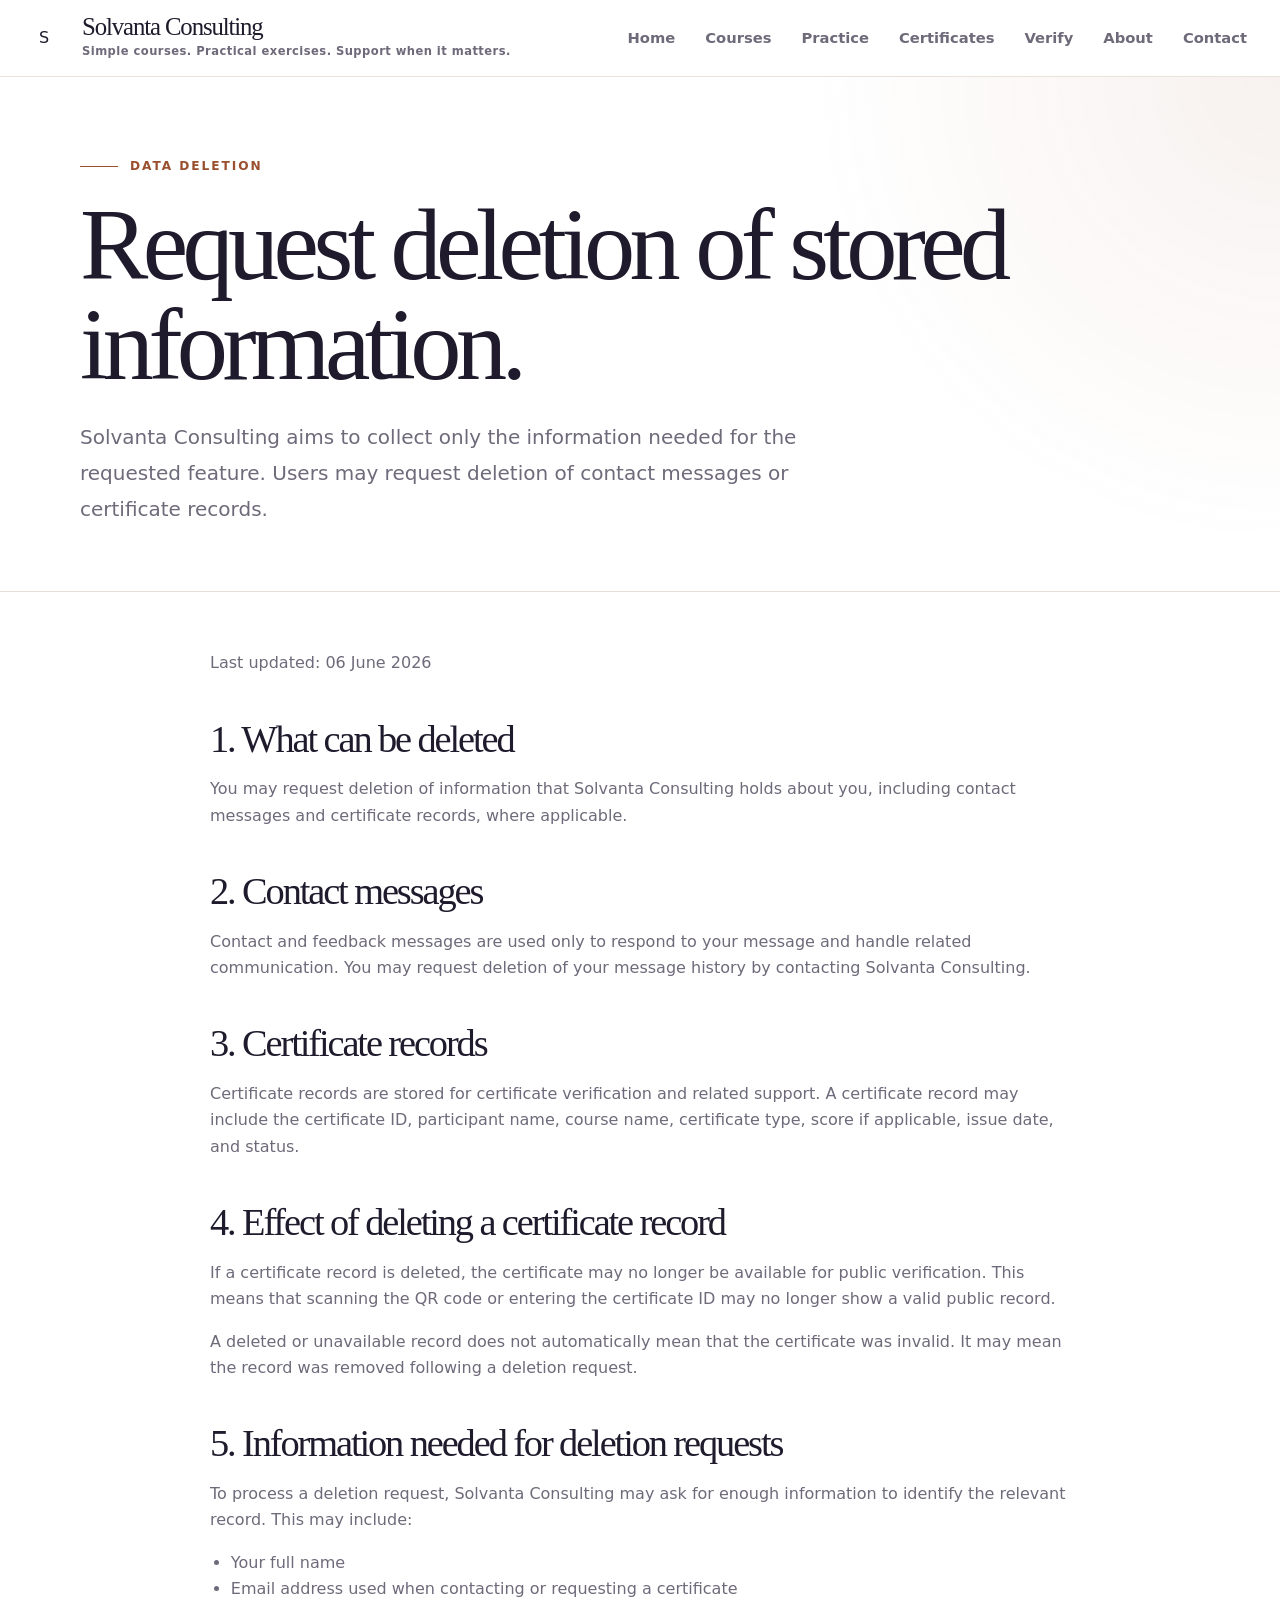
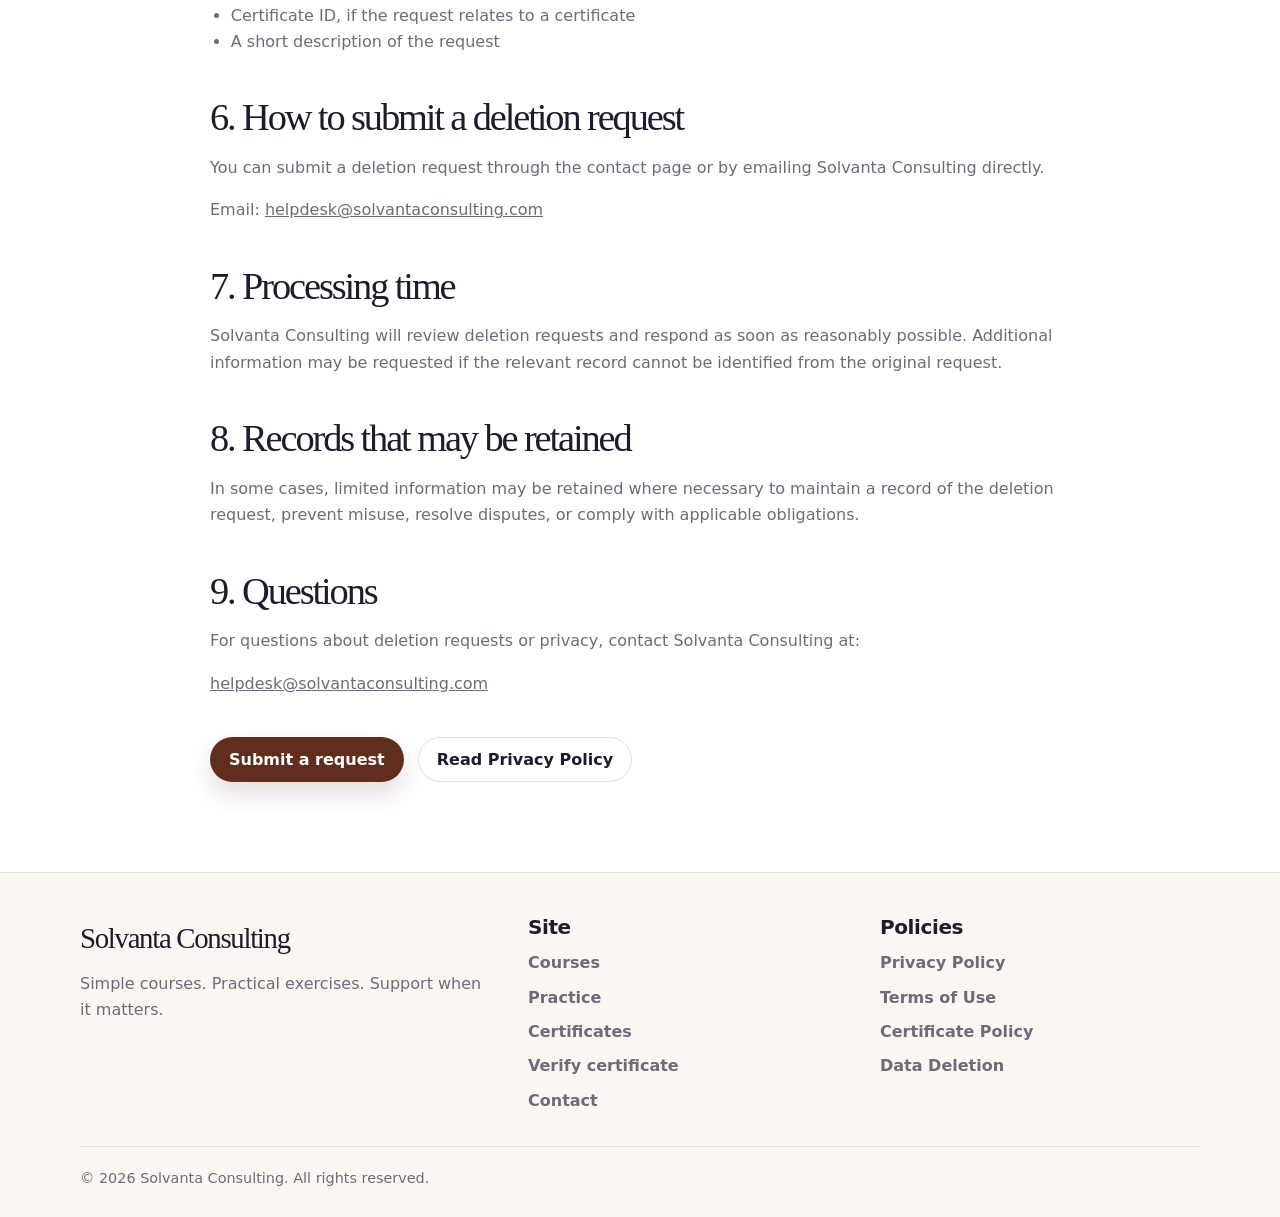
<file: data-deletion/index.html>
<!DOCTYPE html>
<html lang="en">
<head>
  <meta charset="UTF-8" />
  <meta name="viewport" content="width=device-width, initial-scale=1.0" />

  <title>Data Deletion | Solvanta Consulting</title>

  <meta
    name="description"
    content="Data deletion process for Solvanta Consulting, including contact messages and certificate records."
  />

  <link rel="stylesheet" href="../assets/css/styles.css" />
</head>

<body>
  <a class="skip-link" href="#main-content">Skip to main content</a>

  <header class="site-header">
    <div class="header-inner">
      <a class="brand-link" href="/" aria-label="Solvanta Consulting home">
        <span class="brand-mark" aria-hidden="true">S</span>
        <span class="brand-text">
          <span class="brand-name">Solvanta Consulting</span>
          <span class="brand-tagline">Simple courses. Practical exercises. Support when it matters.</span>
        </span>
      </a>

      <button
        class="nav-toggle"
        type="button"
        aria-label="Open navigation menu"
        aria-expanded="false"
        data-nav-toggle
      >
        <span aria-hidden="true"></span>
      </button>

      <nav class="site-nav" aria-label="Main navigation" data-nav-menu>
        <a href="/">Home</a>
        <a href="/courses/">Courses</a>
        <a href="/practice/">Practice</a>
        <a href="/certificates/">Certificates</a>
        <a href="/verify/">Verify</a>
        <a href="/about/">About</a>
        <a href="/contact/">Contact</a>
      </nav>
    </div>
  </header>

  <main id="main-content">
    <section class="page-intro">
      <div class="container">
        <p class="kicker">Data Deletion</p>
        <h1>Request deletion of stored information.</h1>
        <p class="lead">
          Solvanta Consulting aims to collect only the information needed for the requested feature.
          Users may request deletion of contact messages or certificate records.
        </p>
      </div>
    </section>

    <section class="content-page">
      <div class="container-narrow">
        <article>
          <p class="muted">
            Last updated: 06 June 2026
          </p>

          <h2>1. What can be deleted</h2>
          <p>
            You may request deletion of information that Solvanta Consulting holds about you,
            including contact messages and certificate records, where applicable.
          </p>

          <h2>2. Contact messages</h2>
          <p>
            Contact and feedback messages are used only to respond to your message and handle
            related communication. You may request deletion of your message history by contacting
            Solvanta Consulting.
          </p>

          <h2>3. Certificate records</h2>
          <p>
            Certificate records are stored for certificate verification and related support.
            A certificate record may include the certificate ID, participant name, course name,
            certificate type, score if applicable, issue date, and status.
          </p>

          <h2>4. Effect of deleting a certificate record</h2>
          <p>
            If a certificate record is deleted, the certificate may no longer be available for
            public verification. This means that scanning the QR code or entering the certificate
            ID may no longer show a valid public record.
          </p>
          <p>
            A deleted or unavailable record does not automatically mean that the certificate was
            invalid. It may mean the record was removed following a deletion request.
          </p>

          <h2>5. Information needed for deletion requests</h2>
          <p>
            To process a deletion request, Solvanta Consulting may ask for enough information to
            identify the relevant record. This may include:
          </p>
          <ul>
            <li>Your full name</li>
            <li>Email address used when contacting or requesting a certificate</li>
            <li>Certificate ID, if the request relates to a certificate</li>
            <li>A short description of the request</li>
          </ul>

          <h2>6. How to submit a deletion request</h2>
          <p>
            You can submit a deletion request through the contact page or by emailing Solvanta
            Consulting directly.
          </p>
          <p>
            Email:
            <a href="mailto:helpdesk@solvantaconsulting.com">helpdesk@solvantaconsulting.com</a>
          </p>

          <h2>7. Processing time</h2>
          <p>
            Solvanta Consulting will review deletion requests and respond as soon as reasonably
            possible. Additional information may be requested if the relevant record cannot be
            identified from the original request.
          </p>

          <h2>8. Records that may be retained</h2>
          <p>
            In some cases, limited information may be retained where necessary to maintain a record
            of the deletion request, prevent misuse, resolve disputes, or comply with applicable
            obligations.
          </p>

          <h2>9. Questions</h2>
          <p>
            For questions about deletion requests or privacy, contact Solvanta Consulting at:
          </p>
          <p>
            <a href="mailto:helpdesk@solvantaconsulting.com">helpdesk@solvantaconsulting.com</a>
          </p>

          <div class="hero-actions mt-40">
            <a class="btn btn-primary" href="/contact/">Submit a request</a>
            <a class="btn btn-secondary" href="/privacy-policy/">Read Privacy Policy</a>
          </div>
        </article>
      </div>
    </section>
  </main>

  <footer class="site-footer">
    <div class="container footer-layout">
      <div class="footer-brand">
        <p class="footer-title">Solvanta Consulting</p>
        <p class="muted">
          Simple courses. Practical exercises. Support when it matters.
        </p>
      </div>

      <div>
        <h3>Site</h3>
        <nav class="footer-links" aria-label="Footer site links">
          <a data-footer-link href="/courses/">Courses</a>
          <a data-footer-link href="/practice/">Practice</a>
          <a data-footer-link href="/certificates/">Certificates</a>
          <a data-footer-link href="/verify/">Verify certificate</a>
          <a data-footer-link href="/contact/">Contact</a>
        </nav>
      </div>

      <div>
        <h3>Policies</h3>
        <nav class="footer-links" aria-label="Footer policy links">
          <a data-footer-link href="/privacy-policy/">Privacy Policy</a>
          <a data-footer-link href="/terms/">Terms of Use</a>
          <a data-footer-link href="/certificate-policy/">Certificate Policy</a>
          <a data-footer-link href="/data-deletion/">Data Deletion</a>
        </nav>
      </div>
    </div>

    <div class="container footer-bottom">
      © <span data-current-year></span> Solvanta Consulting. All rights reserved.
    </div>
  </footer>

  <script src="../assets/js/main.js"></script>
</body>
</html>
</file>
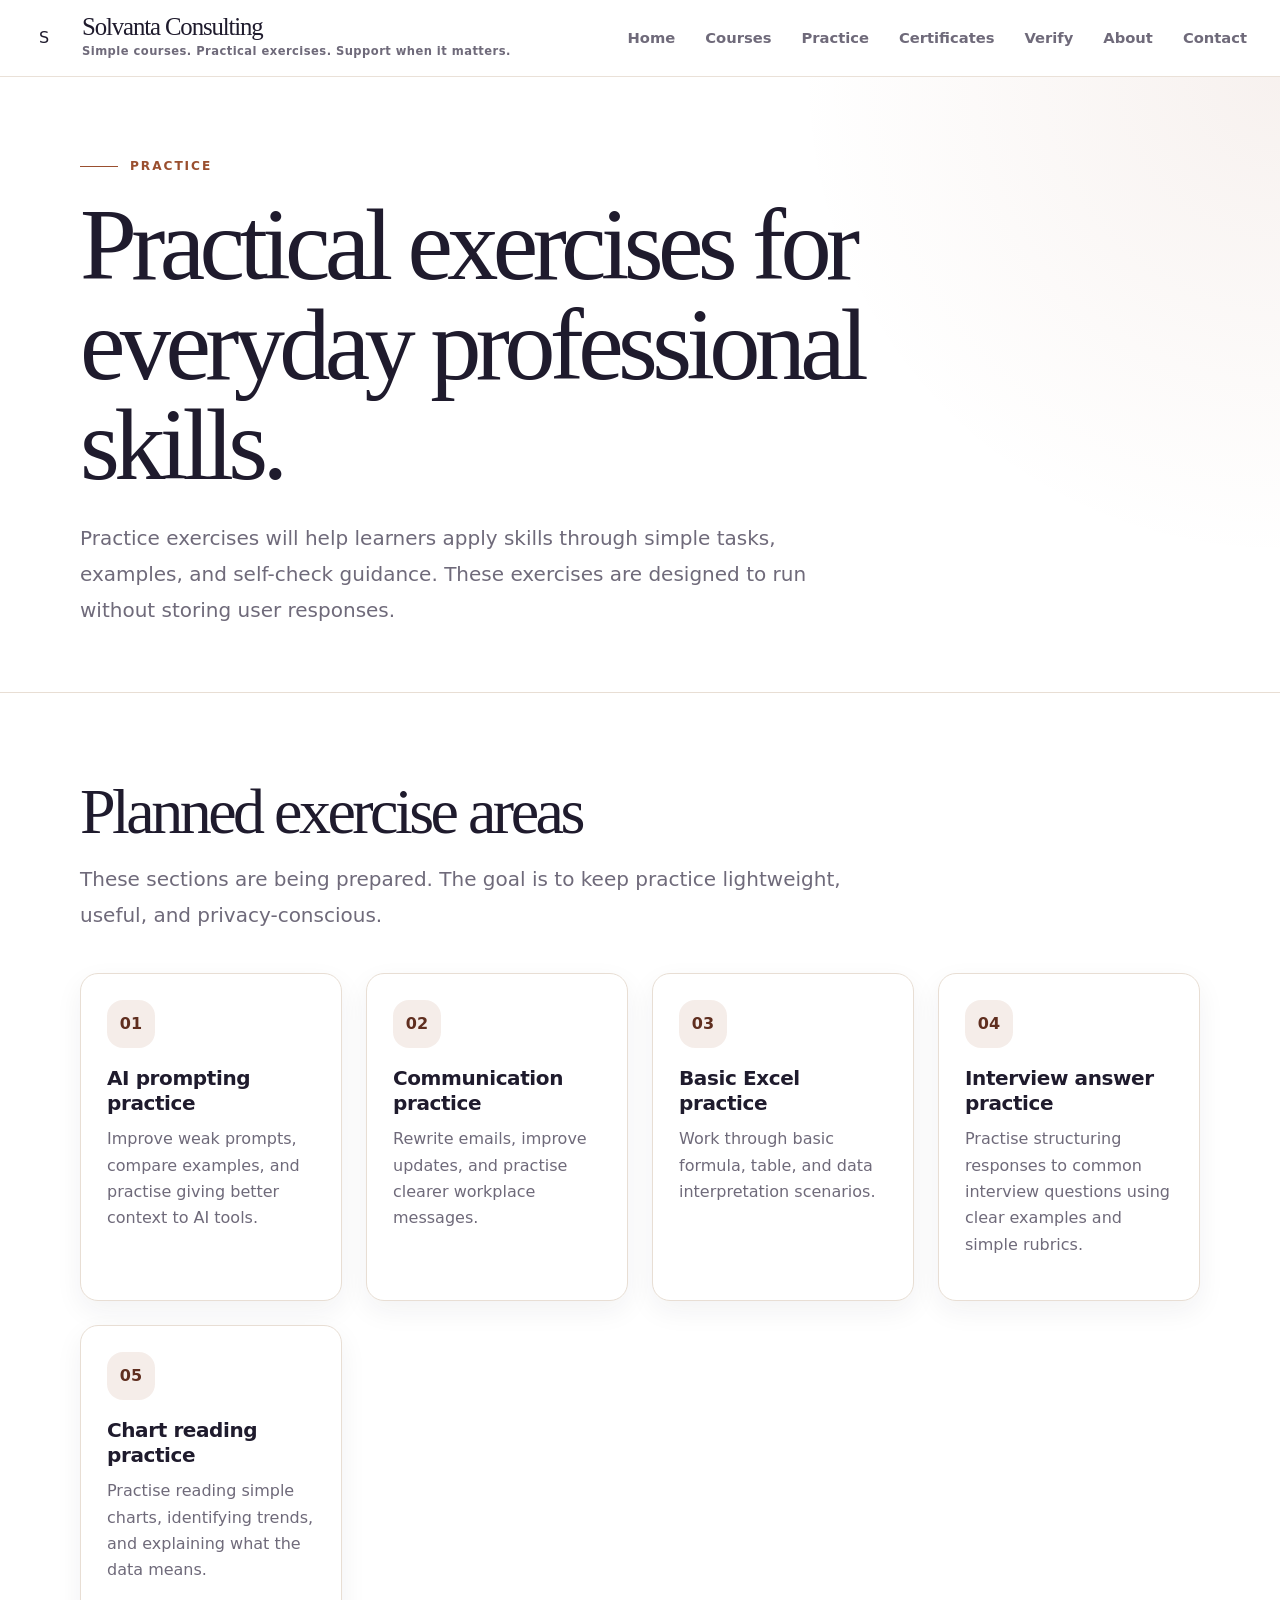
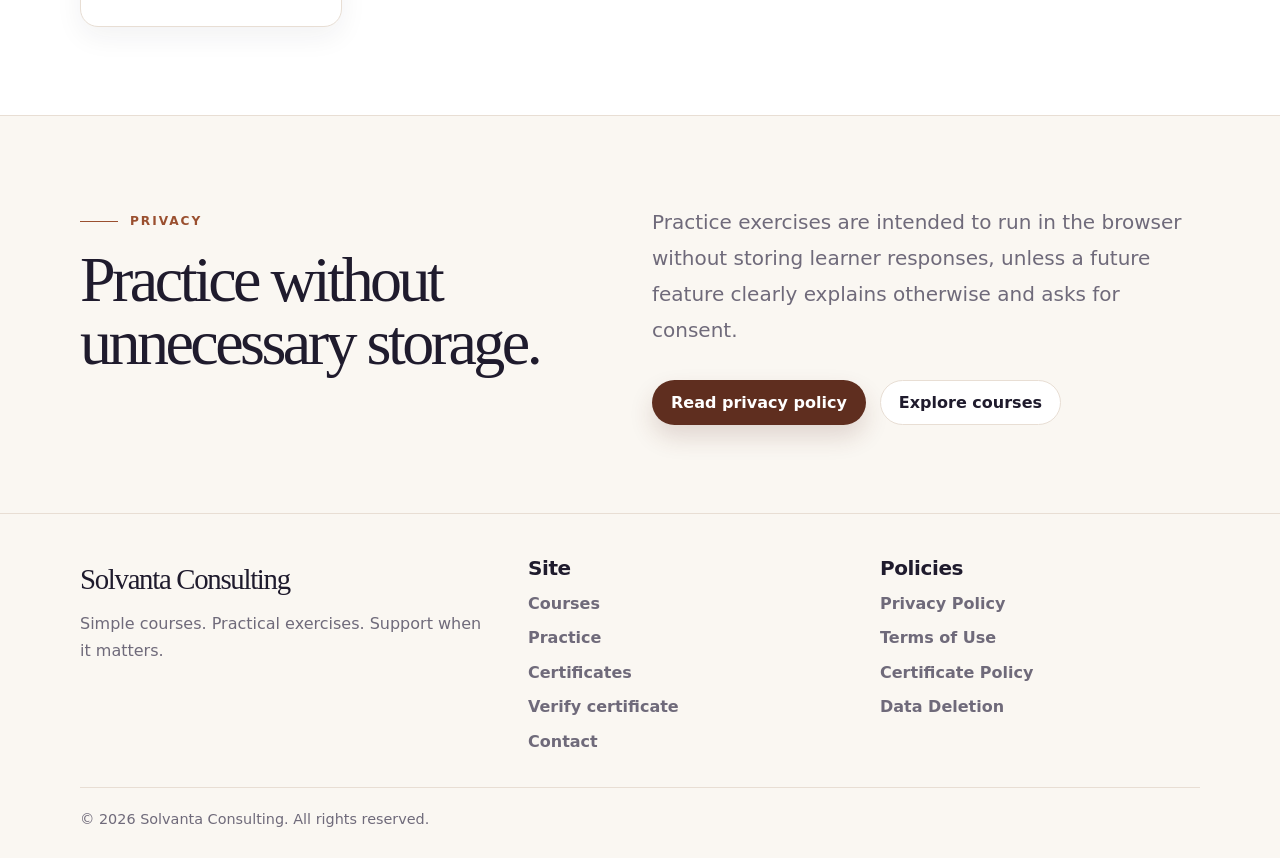
<file: practice/index.html>
<!DOCTYPE html>
<html lang="en">
<head>
  <meta charset="UTF-8" />
  <meta name="viewport" content="width=device-width, initial-scale=1.0" />

  <title>Practice Exercises | Solvanta Consulting</title>

  <meta
    name="description"
    content="Practice exercises from Solvanta Consulting for AI prompting, communication, Excel, interview readiness, and chart reading."
  />

  <link rel="stylesheet" href="../assets/css/styles.css" />
</head>

<body>
  <a class="skip-link" href="#main-content">Skip to main content</a>

  <header class="site-header">
    <div class="header-inner">
      <a class="brand-link" href="/" aria-label="Solvanta Consulting home">
        <span class="brand-mark" aria-hidden="true">S</span>
        <span class="brand-text">
          <span class="brand-name">Solvanta Consulting</span>
          <span class="brand-tagline">Simple courses. Practical exercises. Support when it matters.</span>
        </span>
      </a>

      <button
        class="nav-toggle"
        type="button"
        aria-label="Open navigation menu"
        aria-expanded="false"
        data-nav-toggle
      >
        <span aria-hidden="true"></span>
      </button>

      <nav class="site-nav" aria-label="Main navigation" data-nav-menu>
        <a href="/">Home</a>
        <a href="/courses/">Courses</a>
        <a href="/practice/">Practice</a>
        <a href="/certificates/">Certificates</a>
        <a href="/verify/">Verify</a>
        <a href="/about/">About</a>
        <a href="/contact/">Contact</a>
      </nav>
    </div>
  </header>

  <main id="main-content">
    <section class="page-intro">
      <div class="container">
        <p class="kicker">Practice</p>
        <h1>Practical exercises for everyday professional skills.</h1>
        <p class="lead">
          Practice exercises will help learners apply skills through simple tasks,
          examples, and self-check guidance. These exercises are designed to run without
          storing user responses.
        </p>
      </div>
    </section>

    <section class="section">
      <div class="container">
        <h2>Planned exercise areas</h2>
        <p class="lead">
          These sections are being prepared. The goal is to keep practice lightweight,
          useful, and privacy-conscious.
        </p>

        <div class="grid grid-auto mt-40">
          <article class="card">
            <div class="card-icon" aria-hidden="true">01</div>
            <h3>AI prompting practice</h3>
            <p>
              Improve weak prompts, compare examples, and practise giving better context
              to AI tools.
            </p>
          </article>

          <article class="card">
            <div class="card-icon" aria-hidden="true">02</div>
            <h3>Communication practice</h3>
            <p>
              Rewrite emails, improve updates, and practise clearer workplace messages.
            </p>
          </article>

          <article class="card">
            <div class="card-icon" aria-hidden="true">03</div>
            <h3>Basic Excel practice</h3>
            <p>
              Work through basic formula, table, and data interpretation scenarios.
            </p>
          </article>

          <article class="card">
            <div class="card-icon" aria-hidden="true">04</div>
            <h3>Interview answer practice</h3>
            <p>
              Practise structuring responses to common interview questions using clear
              examples and simple rubrics.
            </p>
          </article>

          <article class="card">
            <div class="card-icon" aria-hidden="true">05</div>
            <h3>Chart reading practice</h3>
            <p>
              Practise reading simple charts, identifying trends, and explaining what
              the data means.
            </p>
          </article>
        </div>
      </div>
    </section>

    <section class="section section-soft section-border">
      <div class="container grid grid-2">
        <div>
          <p class="kicker">Privacy</p>
          <h2>Practice without unnecessary storage.</h2>
        </div>

        <div>
          <p class="lead">
            Practice exercises are intended to run in the browser without storing learner
            responses, unless a future feature clearly explains otherwise and asks for consent.
          </p>

          <div class="hero-actions">
            <a class="btn btn-primary" href="/privacy-policy/">Read privacy policy</a>
            <a class="btn btn-secondary" href="/courses/">Explore courses</a>
          </div>
        </div>
      </div>
    </section>
  </main>

  <footer class="site-footer">
    <div class="container footer-layout">
      <div class="footer-brand">
        <p class="footer-title">Solvanta Consulting</p>
        <p class="muted">
          Simple courses. Practical exercises. Support when it matters.
        </p>
      </div>

      <div>
        <h3>Site</h3>
        <nav class="footer-links" aria-label="Footer site links">
          <a data-footer-link href="/courses/">Courses</a>
          <a data-footer-link href="/practice/">Practice</a>
          <a data-footer-link href="/certificates/">Certificates</a>
          <a data-footer-link href="/verify/">Verify certificate</a>
          <a data-footer-link href="/contact/">Contact</a>
        </nav>
      </div>

      <div>
        <h3>Policies</h3>
        <nav class="footer-links" aria-label="Footer policy links">
          <a data-footer-link href="/privacy-policy/">Privacy Policy</a>
          <a data-footer-link href="/terms/">Terms of Use</a>
          <a data-footer-link href="/certificate-policy/">Certificate Policy</a>
          <a data-footer-link href="/data-deletion/">Data Deletion</a>
        </nav>
      </div>
    </div>

    <div class="container footer-bottom">
      © <span data-current-year></span> Solvanta Consulting. All rights reserved.
    </div>
  </footer>

  <script src="../assets/js/main.js"></script>
</body>
</html>
</file>
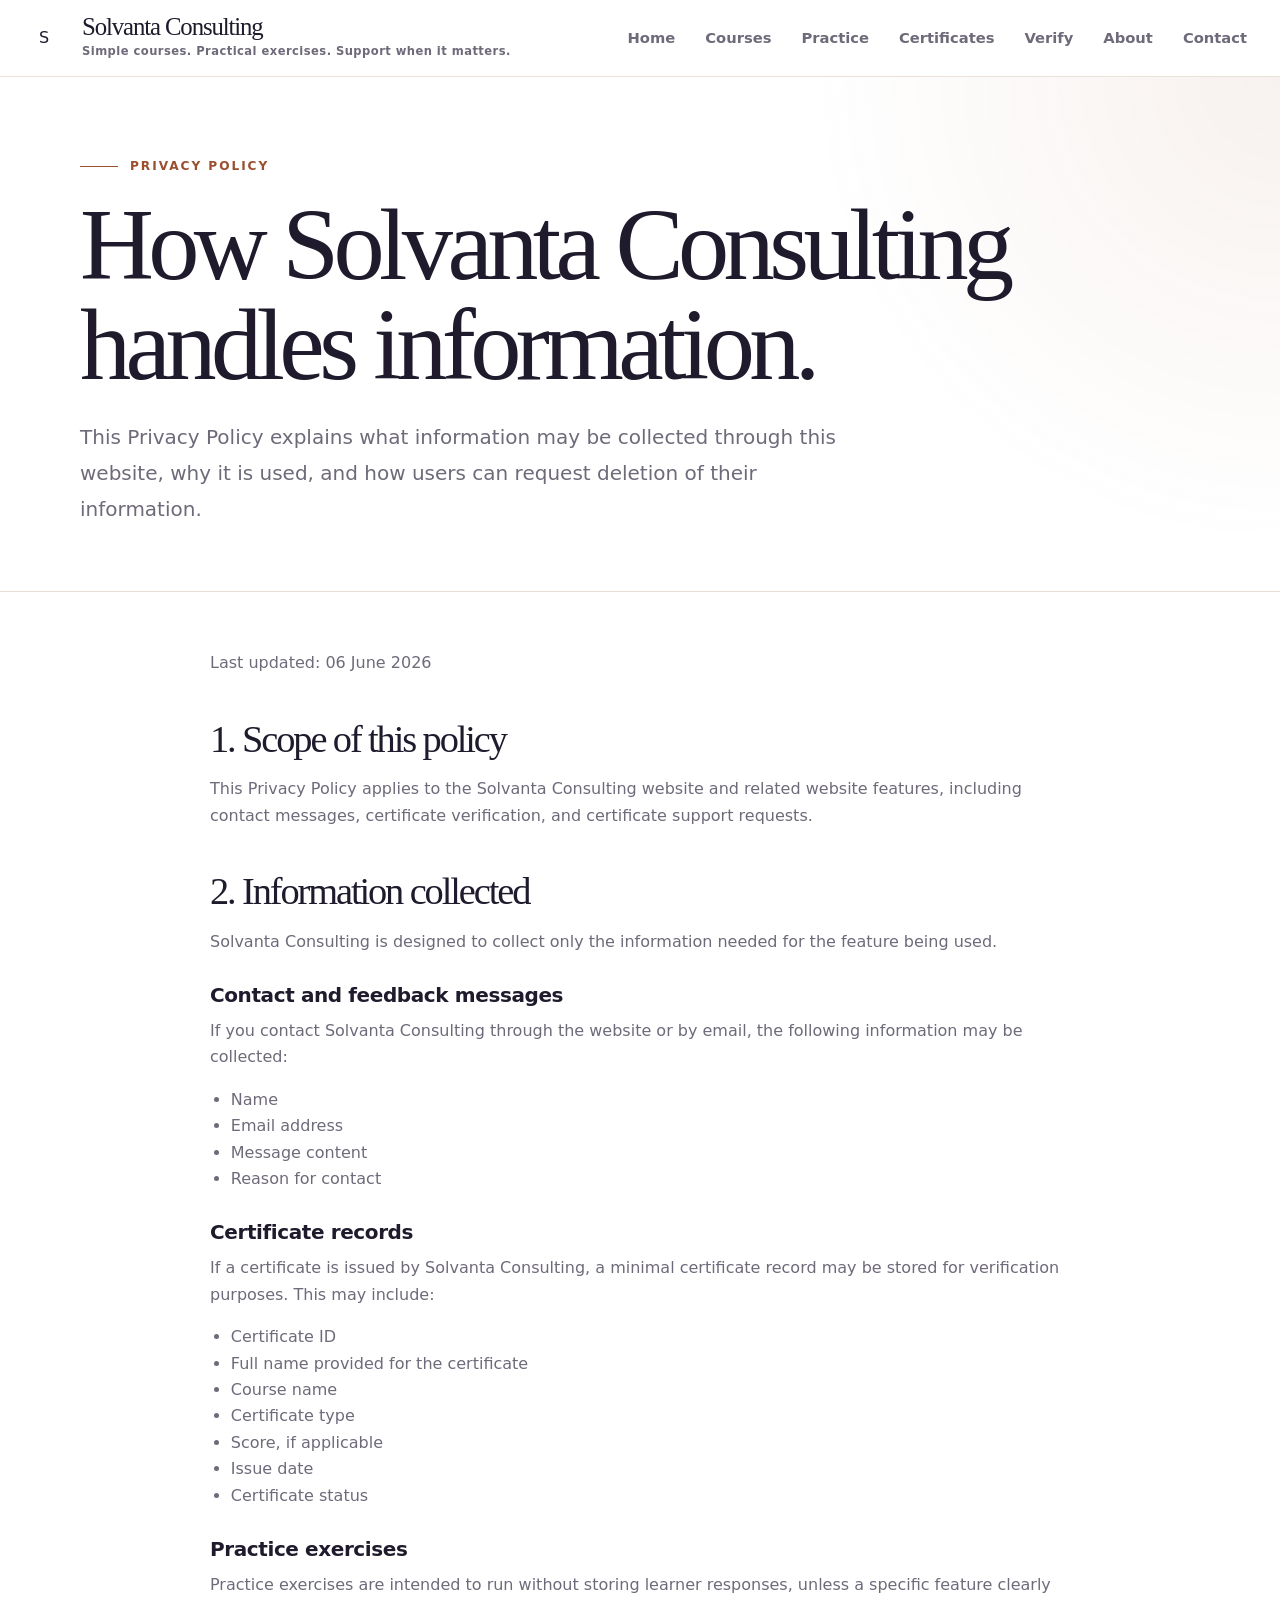
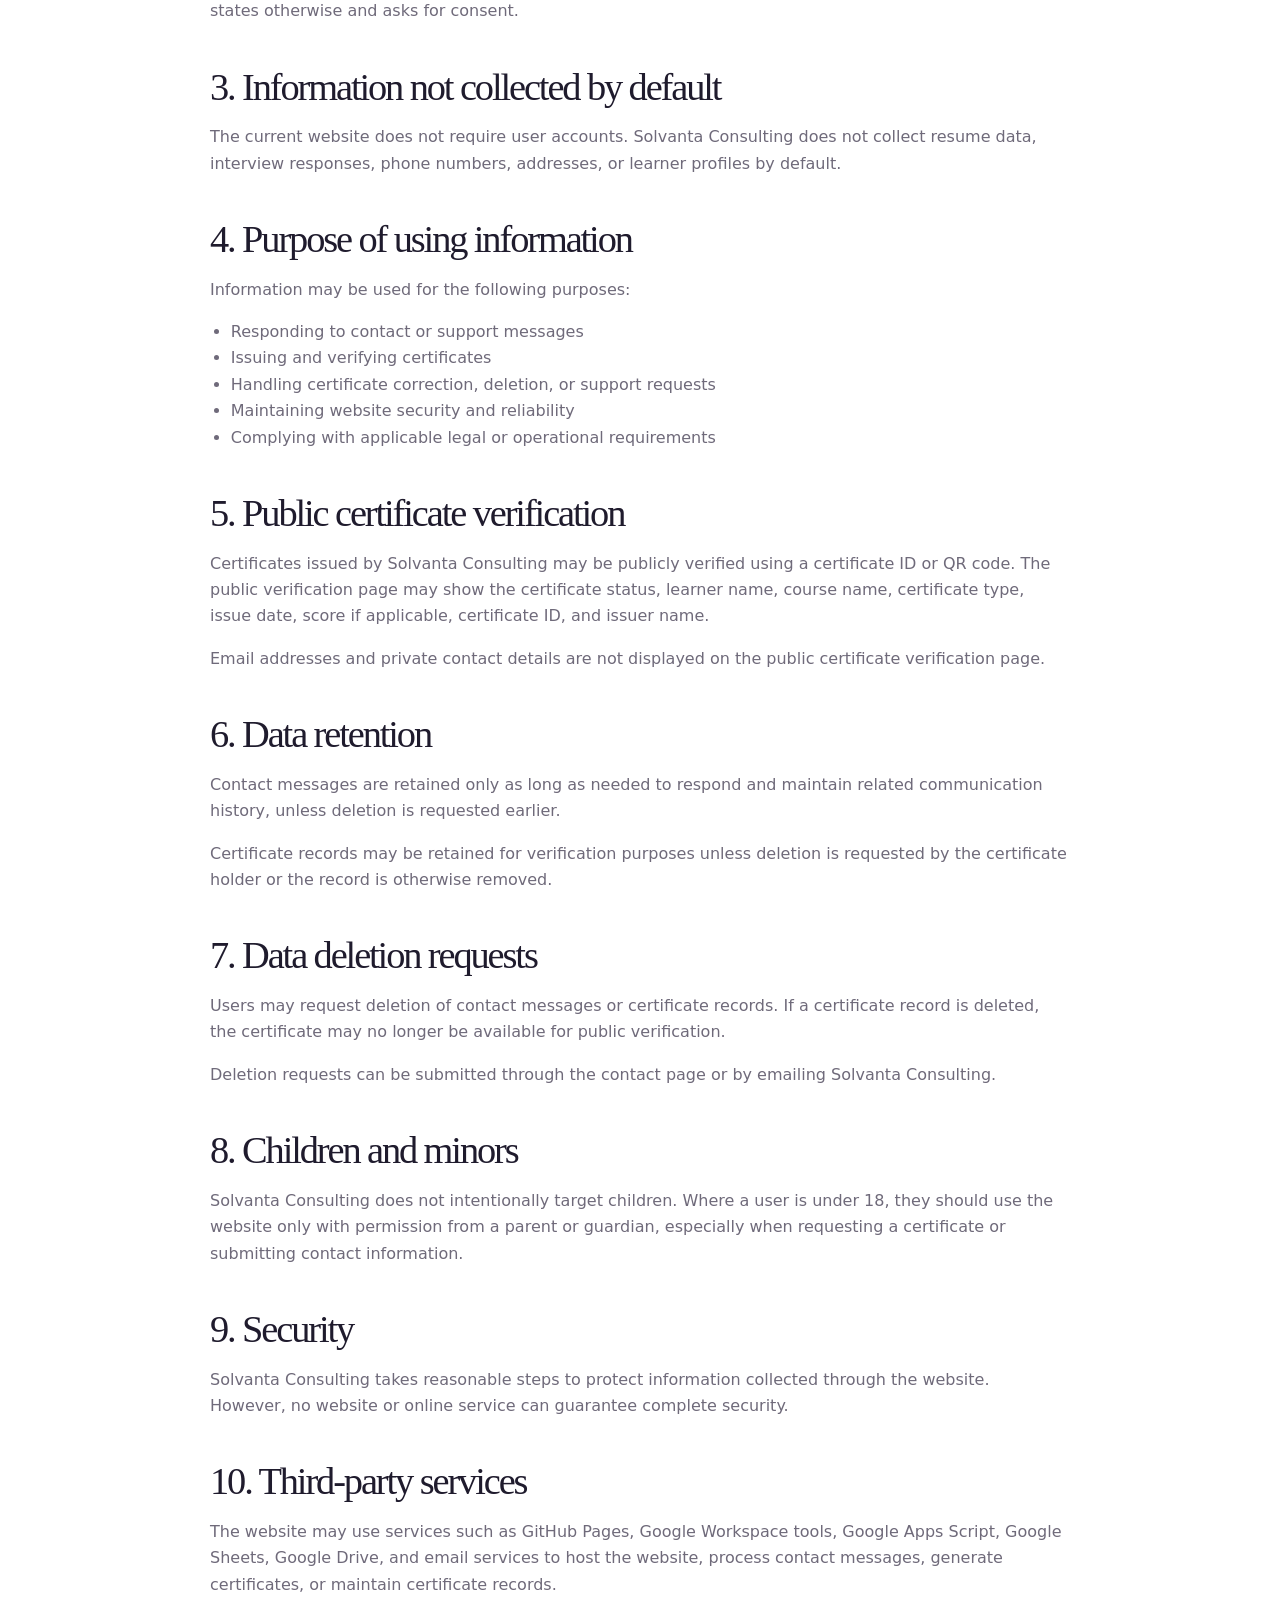
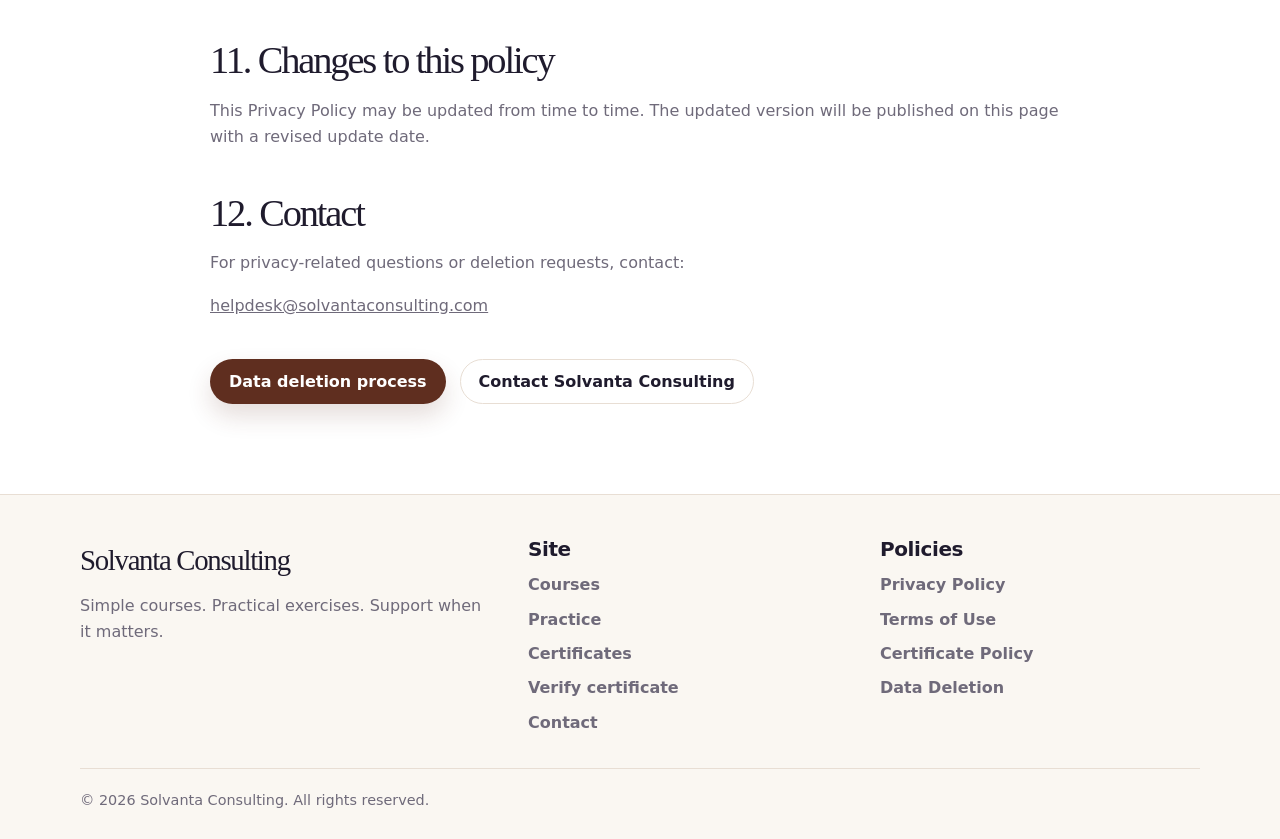
<file: privacy-policy/index.html>
<!DOCTYPE html>
<html lang="en">
<head>
  <meta charset="UTF-8" />
  <meta name="viewport" content="width=device-width, initial-scale=1.0" />

  <title>Privacy Policy | Solvanta Consulting</title>

  <meta
    name="description"
    content="Privacy Policy for Solvanta Consulting, including information about data collection, certificate records, contact messages, and deletion requests."
  />

  <link rel="stylesheet" href="../assets/css/styles.css" />
</head>

<body>
  <a class="skip-link" href="#main-content">Skip to main content</a>

  <header class="site-header">
    <div class="header-inner">
      <a class="brand-link" href="/" aria-label="Solvanta Consulting home">
        <span class="brand-mark" aria-hidden="true">S</span>
        <span class="brand-text">
          <span class="brand-name">Solvanta Consulting</span>
          <span class="brand-tagline">Simple courses. Practical exercises. Support when it matters.</span>
        </span>
      </a>

      <button
        class="nav-toggle"
        type="button"
        aria-label="Open navigation menu"
        aria-expanded="false"
        data-nav-toggle
      >
        <span aria-hidden="true"></span>
      </button>

      <nav class="site-nav" aria-label="Main navigation" data-nav-menu>
        <a href="/">Home</a>
        <a href="/courses/">Courses</a>
        <a href="/practice/">Practice</a>
        <a href="/certificates/">Certificates</a>
        <a href="/verify/">Verify</a>
        <a href="/about/">About</a>
        <a href="/contact/">Contact</a>
      </nav>
    </div>
  </header>

  <main id="main-content">
    <section class="page-intro">
      <div class="container">
        <p class="kicker">Privacy Policy</p>
        <h1>How Solvanta Consulting handles information.</h1>
        <p class="lead">
          This Privacy Policy explains what information may be collected through this website,
          why it is used, and how users can request deletion of their information.
        </p>
      </div>
    </section>

    <section class="content-page">
      <div class="container-narrow">
        <article>
          <p class="muted">
            Last updated: 06 June 2026
          </p>

          <h2>1. Scope of this policy</h2>
          <p>
            This Privacy Policy applies to the Solvanta Consulting website and related
            website features, including contact messages, certificate verification, and
            certificate support requests.
          </p>

          <h2>2. Information collected</h2>
          <p>
            Solvanta Consulting is designed to collect only the information needed for the
            feature being used.
          </p>

          <h3>Contact and feedback messages</h3>
          <p>
            If you contact Solvanta Consulting through the website or by email, the following
            information may be collected:
          </p>
          <ul>
            <li>Name</li>
            <li>Email address</li>
            <li>Message content</li>
            <li>Reason for contact</li>
          </ul>

          <h3>Certificate records</h3>
          <p>
            If a certificate is issued by Solvanta Consulting, a minimal certificate record
            may be stored for verification purposes. This may include:
          </p>
          <ul>
            <li>Certificate ID</li>
            <li>Full name provided for the certificate</li>
            <li>Course name</li>
            <li>Certificate type</li>
            <li>Score, if applicable</li>
            <li>Issue date</li>
            <li>Certificate status</li>
          </ul>

          <h3>Practice exercises</h3>
          <p>
            Practice exercises are intended to run without storing learner responses, unless
            a specific feature clearly states otherwise and asks for consent.
          </p>

          <h2>3. Information not collected by default</h2>
          <p>
            The current website does not require user accounts. Solvanta Consulting does not
            collect resume data, interview responses, phone numbers, addresses, or learner
            profiles by default.
          </p>

          <h2>4. Purpose of using information</h2>
          <p>
            Information may be used for the following purposes:
          </p>
          <ul>
            <li>Responding to contact or support messages</li>
            <li>Issuing and verifying certificates</li>
            <li>Handling certificate correction, deletion, or support requests</li>
            <li>Maintaining website security and reliability</li>
            <li>Complying with applicable legal or operational requirements</li>
          </ul>

          <h2>5. Public certificate verification</h2>
          <p>
            Certificates issued by Solvanta Consulting may be publicly verified using a
            certificate ID or QR code. The public verification page may show the certificate
            status, learner name, course name, certificate type, issue date, score if applicable,
            certificate ID, and issuer name.
          </p>
          <p>
            Email addresses and private contact details are not displayed on the public
            certificate verification page.
          </p>

          <h2>6. Data retention</h2>
          <p>
            Contact messages are retained only as long as needed to respond and maintain
            related communication history, unless deletion is requested earlier.
          </p>
          <p>
            Certificate records may be retained for verification purposes unless deletion is
            requested by the certificate holder or the record is otherwise removed.
          </p>

          <h2>7. Data deletion requests</h2>
          <p>
            Users may request deletion of contact messages or certificate records. If a
            certificate record is deleted, the certificate may no longer be available for
            public verification.
          </p>
          <p>
            Deletion requests can be submitted through the contact page or by emailing
            Solvanta Consulting.
          </p>

          <h2>8. Children and minors</h2>
          <p>
            Solvanta Consulting does not intentionally target children. Where a user is under
            18, they should use the website only with permission from a parent or guardian,
            especially when requesting a certificate or submitting contact information.
          </p>

          <h2>9. Security</h2>
          <p>
            Solvanta Consulting takes reasonable steps to protect information collected through
            the website. However, no website or online service can guarantee complete security.
          </p>

          <h2>10. Third-party services</h2>
          <p>
            The website may use services such as GitHub Pages, Google Workspace tools, Google
            Apps Script, Google Sheets, Google Drive, and email services to host the website,
            process contact messages, generate certificates, or maintain certificate records.
          </p>

          <h2>11. Changes to this policy</h2>
          <p>
            This Privacy Policy may be updated from time to time. The updated version will be
            published on this page with a revised update date.
          </p>

          <h2>12. Contact</h2>
          <p>
            For privacy-related questions or deletion requests, contact:
          </p>
          <p>
            <a href="mailto:helpdesk@solvantaconsulting.com">helpdesk@solvantaconsulting.com</a>
          </p>

          <div class="hero-actions mt-40">
            <a class="btn btn-primary" href="/data-deletion/">Data deletion process</a>
            <a class="btn btn-secondary" href="/contact/">Contact Solvanta Consulting</a>
          </div>
        </article>
      </div>
    </section>
  </main>

  <footer class="site-footer">
    <div class="container footer-layout">
      <div class="footer-brand">
        <p class="footer-title">Solvanta Consulting</p>
        <p class="muted">
          Simple courses. Practical exercises. Support when it matters.
        </p>
      </div>

      <div>
        <h3>Site</h3>
        <nav class="footer-links" aria-label="Footer site links">
          <a data-footer-link href="/courses/">Courses</a>
          <a data-footer-link href="/practice/">Practice</a>
          <a data-footer-link href="/certificates/">Certificates</a>
          <a data-footer-link href="/verify/">Verify certificate</a>
          <a data-footer-link href="/contact/">Contact</a>
        </nav>
      </div>

      <div>
        <h3>Policies</h3>
        <nav class="footer-links" aria-label="Footer policy links">
          <a data-footer-link href="/privacy-policy/">Privacy Policy</a>
          <a data-footer-link href="/terms/">Terms of Use</a>
          <a data-footer-link href="/certificate-policy/">Certificate Policy</a>
          <a data-footer-link href="/data-deletion/">Data Deletion</a>
        </nav>
      </div>
    </div>

    <div class="container footer-bottom">
      © <span data-current-year></span> Solvanta Consulting. All rights reserved.
    </div>
  </footer>

  <script src="../assets/js/main.js"></script>
</body>
</html>
</file>
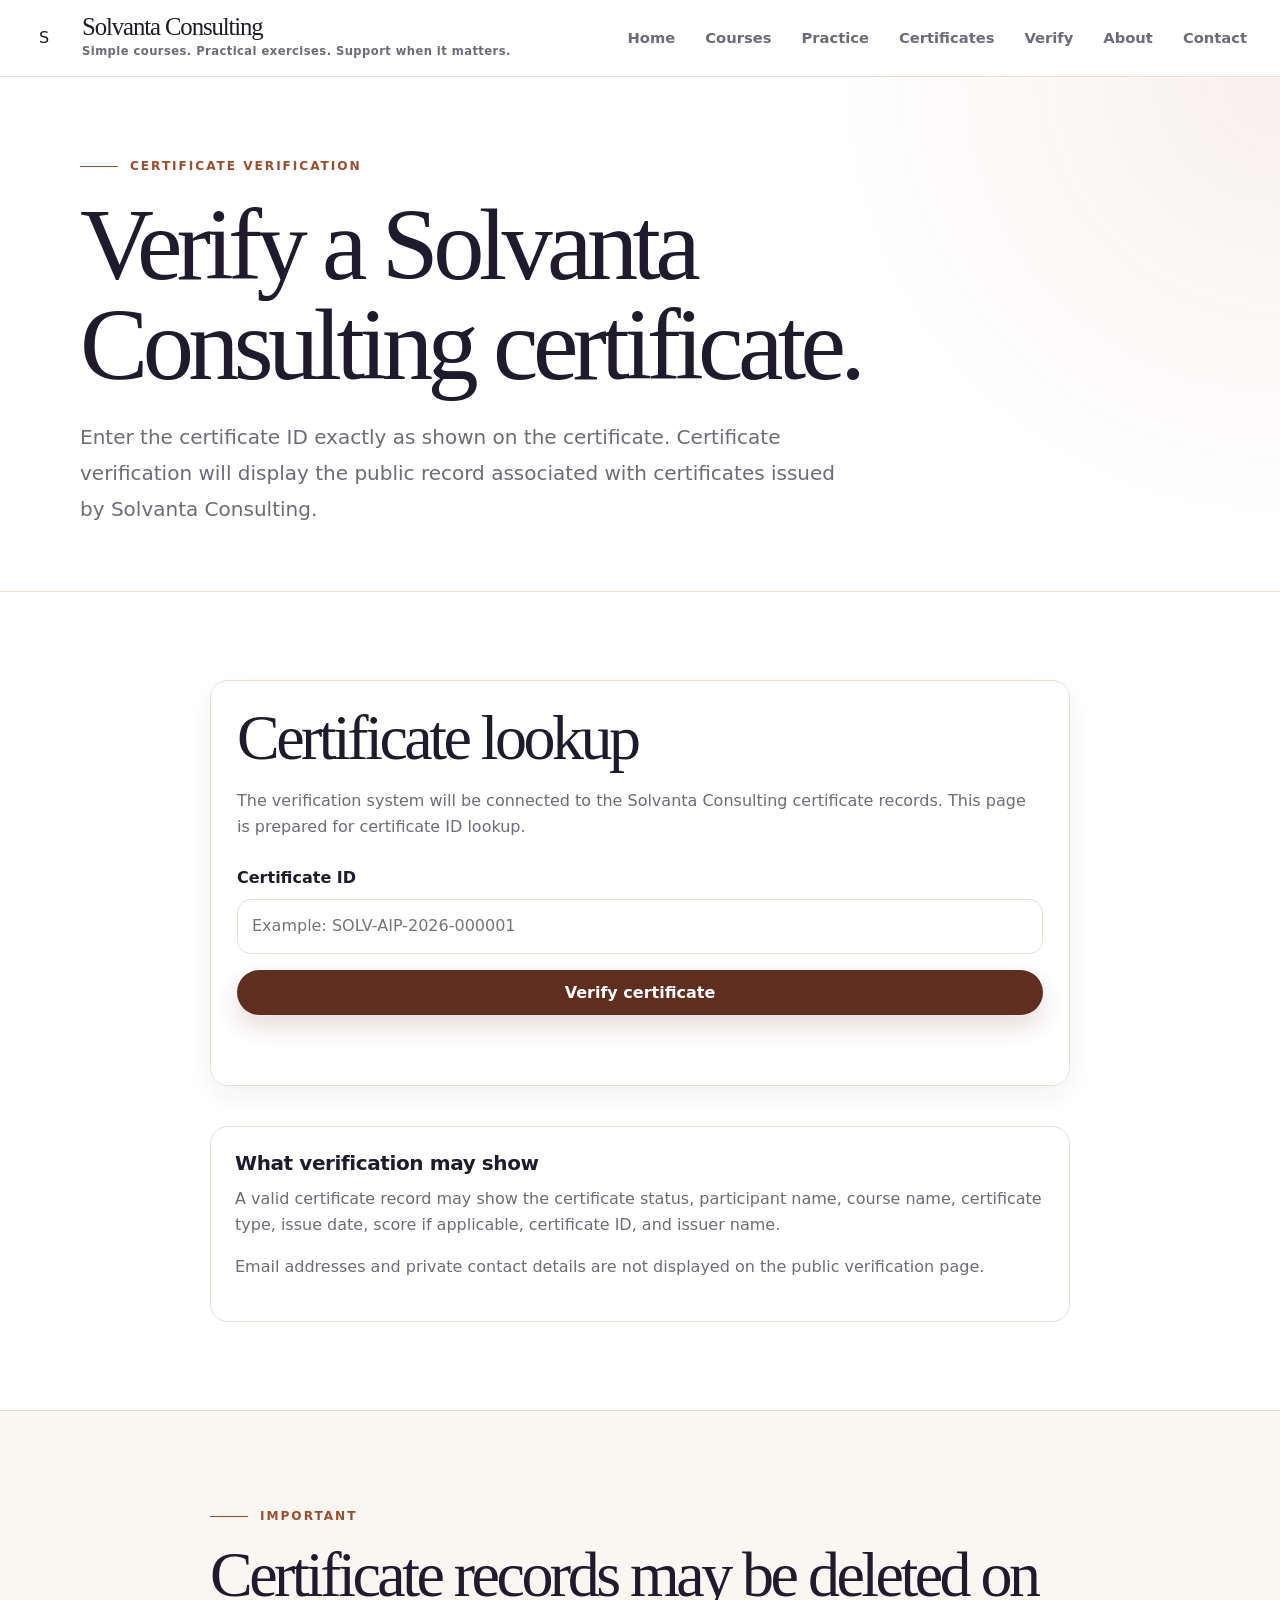
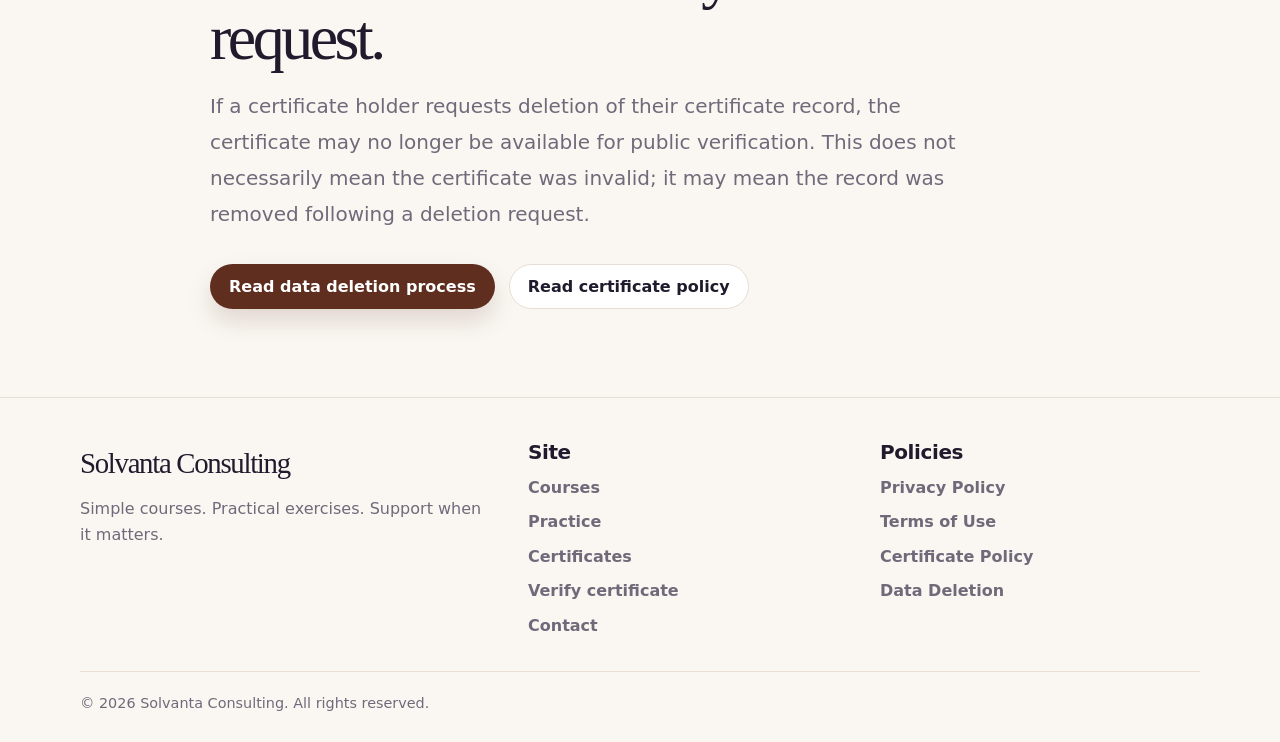
<file: verify/index.html>
<!DOCTYPE html>
<html lang="en">
<head>
  <meta charset="UTF-8" />
  <meta name="viewport" content="width=device-width, initial-scale=1.0" />

  <title>Verify Certificate | Solvanta Consulting</title>

  <meta
    name="description"
    content="Verify a certificate issued by Solvanta Consulting using a certificate ID."
  />

  <link rel="stylesheet" href="../assets/css/styles.css" />
</head>

<body>
  <a class="skip-link" href="#main-content">Skip to main content</a>

  <header class="site-header">
    <div class="header-inner">
      <a class="brand-link" href="/" aria-label="Solvanta Consulting home">
        <span class="brand-mark" aria-hidden="true">S</span>
        <span class="brand-text">
          <span class="brand-name">Solvanta Consulting</span>
          <span class="brand-tagline">Simple courses. Practical exercises. Support when it matters.</span>
        </span>
      </a>

      <button
        class="nav-toggle"
        type="button"
        aria-label="Open navigation menu"
        aria-expanded="false"
        data-nav-toggle
      >
        <span aria-hidden="true"></span>
      </button>

      <nav class="site-nav" aria-label="Main navigation" data-nav-menu>
        <a href="/">Home</a>
        <a href="/courses/">Courses</a>
        <a href="/practice/">Practice</a>
        <a href="/certificates/">Certificates</a>
        <a href="/verify/">Verify</a>
        <a href="/about/">About</a>
        <a href="/contact/">Contact</a>
      </nav>
    </div>
  </header>

  <main id="main-content">
    <section class="page-intro">
      <div class="container">
        <p class="kicker">Certificate verification</p>
        <h1>Verify a Solvanta Consulting certificate.</h1>
        <p class="lead">
          Enter the certificate ID exactly as shown on the certificate. Certificate
          verification will display the public record associated with certificates
          issued by Solvanta Consulting.
        </p>
      </div>
    </section>

    <section class="section">
      <div class="container-narrow">
        <article class="card">
          <h2>Certificate lookup</h2>
          <p class="muted">
            The verification system will be connected to the Solvanta Consulting certificate
            records. This page is prepared for certificate ID lookup.
          </p>

          <form class="form mt-24" id="verifyForm">
            <div class="form-row">
              <label for="certificateId">Certificate ID</label>
              <input
                type="text"
                id="certificateId"
                name="certificateId"
                placeholder="Example: SOLV-AIP-2026-000001"
                autocomplete="off"
                required
              />
            </div>

            <button class="btn btn-primary" type="submit">
              Verify certificate
            </button>

            <p class="form-status" id="verifyStatus"></p>
          </form>
        </article>

        <div class="status-box mt-40 hidden" id="verifyResult">
          <span class="status-label valid" id="verifyResultLabel">Status</span>
          <h3 class="mt-24" id="verifyResultTitle">Certificate result</h3>
          <div id="verifyResultBody"></div>
        </div>

        <div class="status-box mt-40">
          <h3>What verification may show</h3>
          <p class="muted">
            A valid certificate record may show the certificate status, participant name,
            course name, certificate type, issue date, score if applicable, certificate ID,
            and issuer name.
          </p>
          <p class="muted">
            Email addresses and private contact details are not displayed on the public
            verification page.
          </p>
        </div>
      </div>
    </section>

    <section class="section section-soft section-border">
      <div class="container-narrow">
        <p class="kicker">Important</p>
        <h2>Certificate records may be deleted on request.</h2>
        <p class="lead">
          If a certificate holder requests deletion of their certificate record, the certificate
          may no longer be available for public verification. This does not necessarily mean
          the certificate was invalid; it may mean the record was removed following a deletion
          request.
        </p>

        <div class="hero-actions">
          <a class="btn btn-primary" href="/data-deletion/">Read data deletion process</a>
          <a class="btn btn-secondary" href="/certificate-policy/">Read certificate policy</a>
        </div>
      </div>
    </section>
  </main>

  <footer class="site-footer">
    <div class="container footer-layout">
      <div class="footer-brand">
        <p class="footer-title">Solvanta Consulting</p>
        <p class="muted">
          Simple courses. Practical exercises. Support when it matters.
        </p>
      </div>

      <div>
        <h3>Site</h3>
        <nav class="footer-links" aria-label="Footer site links">
          <a data-footer-link href="/courses/">Courses</a>
          <a data-footer-link href="/practice/">Practice</a>
          <a data-footer-link href="/certificates/">Certificates</a>
          <a data-footer-link href="/verify/">Verify certificate</a>
          <a data-footer-link href="/contact/">Contact</a>
        </nav>
      </div>

      <div>
        <h3>Policies</h3>
        <nav class="footer-links" aria-label="Footer policy links">
          <a data-footer-link href="/privacy-policy/">Privacy Policy</a>
          <a data-footer-link href="/terms/">Terms of Use</a>
          <a data-footer-link href="/certificate-policy/">Certificate Policy</a>
          <a data-footer-link href="/data-deletion/">Data Deletion</a>
        </nav>
      </div>
    </div>

    <div class="container footer-bottom">
      © <span data-current-year></span> Solvanta Consulting. All rights reserved.
    </div>
  </footer>

  <script src="../assets/js/main.js"></script>
  <script src="../assets/js/verify.js"></script>
</body>
</html>
</file>
<file: assets/css/styles.css>
/* =========================================================
   Solvanta Consulting
   Shared Brand Styles
   Tagline: Simple courses. Practical exercises. Support when it matters.
   ========================================================= */

:root {
  --color-primary: #9a4f2f;
  --color-primary-dark: #5f2e1f;
  --color-bg: #ffffff;
  --color-soft: #faf7f2;
  --color-soft-strong: #f3eadf;
  --color-text: #1f1b2d;
  --color-muted: #6f6a7a;
  --color-border: #e8ded4;
  --color-success: #157f63;
  --color-warning: #b7791f;
  --color-error: #b42318;
  --color-info: #3b5b7a;

  --shadow-soft: 0 18px 45px rgba(31, 27, 45, 0.08);
  --shadow-card: 0 10px 28px rgba(31, 27, 45, 0.06);

  --radius-sm: 12px;
  --radius-md: 18px;
  --radius-lg: 28px;

  --container: 1120px;
  --header-height: 76px;

  --font-body: Inter, system-ui, -apple-system, BlinkMacSystemFont, "Segoe UI", Arial, sans-serif;
  --font-display: Georgia, "Times New Roman", serif;
}

/* =========================================================
   Base
   ========================================================= */

* {
  box-sizing: border-box;
}

html {
  min-height: 100%;
  scroll-behavior: smooth;
}

body {
  margin: 0;
  min-height: 100vh;
  background: var(--color-bg);
  color: var(--color-text);
  font-family: var(--font-body);
  font-size: 16px;
  line-height: 1.65;
  text-rendering: optimizeLegibility;
  -webkit-font-smoothing: antialiased;
}

img,
svg {
  max-width: 100%;
  height: auto;
}

a {
  color: inherit;
}

button,
input,
textarea,
select {
  font: inherit;
}

button {
  cursor: pointer;
}

::selection {
  background: rgba(154, 79, 47, 0.18);
}

/* =========================================================
   Layout helpers
   ========================================================= */

.container {
  width: min(100% - 32px, var(--container));
  margin-inline: auto;
}

.container-narrow {
  width: min(100% - 32px, 860px);
  margin-inline: auto;
}

.section {
  padding: 88px 0;
}

.section-soft {
  background: var(--color-soft);
}

.section-border {
  border-top: 1px solid var(--color-border);
}

.page-intro {
  padding: 72px 0 44px;
  border-bottom: 1px solid var(--color-border);
  background:
    radial-gradient(circle at top right, rgba(154, 79, 47, 0.08), transparent 34%),
    var(--color-bg);
}

.page-intro p {
  max-width: 760px;
}

.grid {
  display: grid;
  gap: 24px;
}

.grid-2 {
  grid-template-columns: repeat(2, minmax(0, 1fr));
}

.grid-3 {
  grid-template-columns: repeat(3, minmax(0, 1fr));
}

.grid-auto {
  grid-template-columns: repeat(auto-fit, minmax(260px, 1fr));
}

/* =========================================================
   Typography
   ========================================================= */

h1,
h2,
h3,
h4,
p {
  margin-top: 0;
}

h1,
h2,
.display-title {
  font-family: var(--font-display);
  letter-spacing: -0.055em;
  font-weight: 500;
  line-height: 0.98;
}

h1 {
  max-width: 980px;
  margin-bottom: 24px;
  font-size: clamp(3rem, 8vw, 6.5rem);
}

h2 {
  margin-bottom: 18px;
  font-size: clamp(2.15rem, 5vw, 4.2rem);
}

h3 {
  margin-bottom: 10px;
  font-size: 1.25rem;
  line-height: 1.25;
  letter-spacing: -0.02em;
}

h4 {
  margin-bottom: 8px;
  font-size: 1rem;
  letter-spacing: -0.01em;
}

.lead {
  max-width: 780px;
  color: var(--color-muted);
  font-size: clamp(1.05rem, 2vw, 1.25rem);
  line-height: 1.8;
}

.muted {
  color: var(--color-muted);
}

.kicker {
  display: inline-flex;
  align-items: center;
  gap: 12px;
  margin-bottom: 18px;
  color: var(--color-primary);
  font-size: 0.76rem;
  font-weight: 800;
  letter-spacing: 0.16em;
  text-transform: uppercase;
}

.kicker::before {
  content: "";
  width: 38px;
  height: 1px;
  background: var(--color-primary);
}

/* =========================================================
   Header / Navigation
   ========================================================= */

.site-header {
  position: sticky;
  top: 0;
  z-index: 100;
  min-height: var(--header-height);
  border-bottom: 1px solid rgba(232, 222, 212, 0.9);
  background: rgba(255, 255, 255, 0.92);
  backdrop-filter: blur(14px);
}

.header-inner {
  width: min(100% - 32px, 1240px);
  min-height: var(--header-height);
  margin-inline: auto;
  display: flex;
  align-items: center;
  justify-content: space-between;
  gap: 24px;
}

.brand-link {
  display: inline-flex;
  align-items: center;
  gap: 14px;
  min-width: 0;
  color: var(--color-text);
  text-decoration: none;
}

.brand-mark {
  width: 48px;
  height: 48px;
  flex: 0 0 auto;
  display: grid;
  place-items: center;
}

.brand-mark img {
  width: 48px;
  height: 48px;
  display: block;
  object-fit: contain;
}

.brand-text {
  display: grid;
  gap: 0;
}

.brand-name {
  font-family: var(--font-display);
  font-size: 1.55rem;
  line-height: 1;
  letter-spacing: -0.045em;
}

.brand-tagline {
  margin-top: 3px;
  color: var(--color-muted);
  font-size: 0.72rem;
  font-weight: 700;
  letter-spacing: 0.04em;
}

.site-nav {
  display: flex;
  align-items: center;
  gap: 4px;
}

.site-nav a {
  border-radius: 999px;
  padding: 10px 13px;
  color: var(--color-muted);
  text-decoration: none;
  font-size: 0.92rem;
  font-weight: 700;
  transition: 0.18s ease;
}

.site-nav a:hover,
.site-nav a.active {
  background: var(--color-soft);
  color: var(--color-primary-dark);
}

.nav-toggle {
  display: none;
  width: 44px;
  height: 44px;
  border: 1px solid var(--color-border);
  border-radius: 999px;
  background: var(--color-bg);
  color: var(--color-text);
  align-items: center;
  justify-content: center;
}

.nav-toggle span {
  position: relative;
  width: 18px;
  height: 2px;
  background: currentColor;
  display: block;
}

.nav-toggle span::before,
.nav-toggle span::after {
  content: "";
  position: absolute;
  left: 0;
  width: 18px;
  height: 2px;
  background: currentColor;
}

.nav-toggle span::before {
  top: -6px;
}

.nav-toggle span::after {
  top: 6px;
}

/* =========================================================
   Hero
   ========================================================= */

.hero {
  padding: 92px 0 76px;
  background:
    radial-gradient(circle at 90% 10%, rgba(154, 79, 47, 0.09), transparent 30%),
    linear-gradient(180deg, var(--color-bg), var(--color-soft));
}

.hero-layout {
  display: grid;
  grid-template-columns: minmax(0, 1.08fr) minmax(280px, 0.72fr);
  gap: 56px;
  align-items: center;
}

.hero-copy {
  max-width: 850px;
}

.hero-actions {
  display: flex;
  flex-wrap: wrap;
  gap: 14px;
  margin-top: 32px;
}

.hero-panel {
  border: 1px solid var(--color-border);
  border-radius: var(--radius-lg);
  padding: 30px;
  background: rgba(255, 255, 255, 0.78);
  box-shadow: var(--shadow-soft);
}

.hero-panel-card {
  border-radius: 22px;
  padding: 22px;
  background: var(--color-bg);
  border: 1px solid var(--color-border);
}

.hero-panel-card + .hero-panel-card {
  margin-top: 16px;
}

.hero-panel-label {
  color: var(--color-primary);
  font-size: 0.76rem;
  font-weight: 800;
  letter-spacing: 0.12em;
  text-transform: uppercase;
}

/* =========================================================
   Buttons
   ========================================================= */

.btn {
  display: inline-flex;
  align-items: center;
  justify-content: center;
  min-height: 44px;
  border-radius: 999px;
  padding: 12px 18px;
  border: 1px solid transparent;
  text-decoration: none;
  font-weight: 800;
  line-height: 1.2;
  transition: transform 0.18s ease, box-shadow 0.18s ease, background 0.18s ease;
}

.btn:hover {
  transform: translateY(-2px);
}

.btn-primary {
  background: var(--color-primary-dark);
  color: #ffffff;
  box-shadow: 0 12px 24px rgba(95, 46, 31, 0.16);
}

.btn-primary:hover {
  background: var(--color-primary);
}

.btn-secondary {
  background: var(--color-bg);
  color: var(--color-text);
  border-color: var(--color-border);
}

.btn-secondary:hover {
  border-color: var(--color-primary);
}

.btn-text {
  padding-left: 0;
  padding-right: 0;
  border-radius: 0;
  border-bottom: 2px solid rgba(154, 79, 47, 0.28);
  color: var(--color-primary-dark);
}

.btn-text:hover {
  transform: none;
}

/* =========================================================
   Cards
   ========================================================= */

.card {
  border: 1px solid var(--color-border);
  border-radius: var(--radius-md);
  padding: 26px;
  background: var(--color-bg);
  box-shadow: var(--shadow-card);
}

.card-soft {
  background: var(--color-soft);
}

.card-icon {
  width: 48px;
  height: 48px;
  margin-bottom: 18px;
  border-radius: 16px;
  background: rgba(154, 79, 47, 0.1);
  color: var(--color-primary-dark);
  display: grid;
  place-items: center;
  font-weight: 900;
}

.card p {
  color: var(--color-muted);
}

.card-link {
  display: inline-flex;
  margin-top: 12px;
  color: var(--color-primary-dark);
  text-decoration: none;
  font-weight: 800;
}

.card-link:hover {
  text-decoration: underline;
}

/* =========================================================
   Forms
   ========================================================= */

.form {
  display: grid;
  gap: 16px;
}

.form-row {
  display: grid;
  gap: 8px;
}

label {
  color: var(--color-text);
  font-weight: 800;
}

input,
textarea,
select {
  width: 100%;
  border: 1px solid var(--color-border);
  border-radius: 14px;
  padding: 13px 14px;
  background: var(--color-bg);
  color: var(--color-text);
  outline: none;
}

textarea {
  resize: vertical;
}

input:focus,
textarea:focus,
select:focus {
  border-color: var(--color-primary);
  box-shadow: 0 0 0 4px rgba(154, 79, 47, 0.1);
}

.checkbox-row {
  display: grid;
  grid-template-columns: 20px 1fr;
  gap: 10px;
  align-items: start;
}

.checkbox-row input {
  width: 18px;
  height: 18px;
  margin-top: 4px;
}

.form-status {
  min-height: 24px;
  margin: 4px 0 0;
  font-weight: 800;
}

.form-status.success {
  color: var(--color-success);
}

.form-status.error {
  color: var(--color-error);
}

/* =========================================================
   Status / verification
   ========================================================= */

.status-box {
  border: 1px solid var(--color-border);
  border-radius: var(--radius-md);
  padding: 24px;
  background: var(--color-bg);
}

.status-box.valid {
  border-color: rgba(21, 127, 99, 0.35);
  background: rgba(21, 127, 99, 0.06);
}

.status-box.invalid,
.status-box.error {
  border-color: rgba(180, 35, 24, 0.35);
  background: rgba(180, 35, 24, 0.06);
}

.status-label {
  display: inline-flex;
  border-radius: 999px;
  padding: 7px 11px;
  font-size: 0.78rem;
  font-weight: 900;
  letter-spacing: 0.08em;
  text-transform: uppercase;
}

.status-label.valid {
  color: var(--color-success);
  background: rgba(21, 127, 99, 0.1);
}

.status-label.error {
  color: var(--color-error);
  background: rgba(180, 35, 24, 0.1);
}

/* =========================================================
   Policy / content pages
   ========================================================= */

.content-page {
  padding: 58px 0 90px;
}

.content-page article {
  max-width: 880px;
}

.content-page h2 {
  margin-top: 44px;
  font-size: clamp(1.75rem, 3vw, 2.5rem);
}

.content-page h3 {
  margin-top: 28px;
}

.content-page p,
.content-page li {
  color: var(--color-muted);
}

.content-page ul,
.content-page ol {
  padding-left: 1.3rem;
}

/* =========================================================
   Footer
   ========================================================= */

.site-footer {
  border-top: 1px solid var(--color-border);
  background: var(--color-soft);
  padding: 42px 0 26px;
}

.footer-layout {
  display: grid;
  grid-template-columns: 1.3fr 1fr 1fr;
  gap: 32px;
}

.footer-brand {
  max-width: 420px;
}

.footer-title {
  margin-bottom: 8px;
  font-family: var(--font-display);
  font-size: 1.8rem;
  letter-spacing: -0.045em;
}

.footer-links {
  display: grid;
  gap: 8px;
}

.footer-links a {
  color: var(--color-muted);
  text-decoration: none;
  font-weight: 700;
}

.footer-links a:hover {
  color: var(--color-primary-dark);
}

.footer-bottom {
  margin-top: 32px;
  padding-top: 20px;
  border-top: 1px solid var(--color-border);
  color: var(--color-muted);
  font-size: 0.9rem;
}

/* =========================================================
   Utilities
   ========================================================= */

.skip-link {
  position: absolute;
  left: -999px;
  top: 10px;
  z-index: 999;
  background: var(--color-text);
  color: #ffffff;
  padding: 10px 14px;
  border-radius: 8px;
}

.skip-link:focus {
  left: 10px;
}

.hidden {
  display: none !important;
}

.text-center {
  text-align: center;
}

.mt-0 {
  margin-top: 0;
}

.mt-24 {
  margin-top: 24px;
}

.mt-40 {
  margin-top: 40px;
}

/* =========================================================
   Responsive
   ========================================================= */

@media (max-width: 1040px) {
  .hero-layout {
    grid-template-columns: 1fr;
  }

  .hero-panel {
    max-width: 720px;
  }

  .grid-3 {
    grid-template-columns: repeat(2, minmax(0, 1fr));
  }

  .footer-layout {
    grid-template-columns: 1fr 1fr;
  }
}

@media (max-width: 820px) {
  :root {
    --header-height: 70px;
  }

  .header-inner {
    width: min(100% - 24px, 1240px);
  }

  .brand-tagline {
    display: none;
  }

  .nav-toggle {
    display: inline-flex;
  }

  .site-nav {
    position: fixed;
    left: 12px;
    right: 12px;
    top: calc(var(--header-height) + 10px);
    display: none;
    flex-direction: column;
    align-items: stretch;
    gap: 6px;
    border: 1px solid var(--color-border);
    border-radius: 20px;
    padding: 12px;
    background: var(--color-bg);
    box-shadow: var(--shadow-soft);
  }

  .site-nav.open {
    display: flex;
  }

  .site-nav a {
    padding: 13px 14px;
  }

  .section {
    padding: 64px 0;
  }

  .hero {
    padding: 64px 0 58px;
  }

  .grid-2,
  .grid-3 {
    grid-template-columns: 1fr;
  }

  .footer-layout {
    grid-template-columns: 1fr;
  }
}

@media (max-width: 520px) {
  .container,
  .container-narrow {
    width: min(100% - 24px, var(--container));
  }

  h1 {
    font-size: clamp(2.55rem, 16vw, 4.2rem);
  }

  h2 {
    font-size: clamp(2rem, 12vw, 3rem);
  }

  .brand-name {
    font-size: 1.35rem;
  }

  .brand-mark {
    width: 40px;
    height: 40px;
  }

  .hero-actions {
    align-items: stretch;
    flex-direction: column;
  }

  .btn {
    width: 100%;
  }

  .card {
    padding: 22px;
  }
}

/* =========================================================
   Reduced motion
   ========================================================= */

@media (prefers-reduced-motion: reduce) {
  *,
  *::before,
  *::after {
    animation: none !important;
    transition: none !important;
    scroll-behavior: auto !important;
  }
}
</file>
